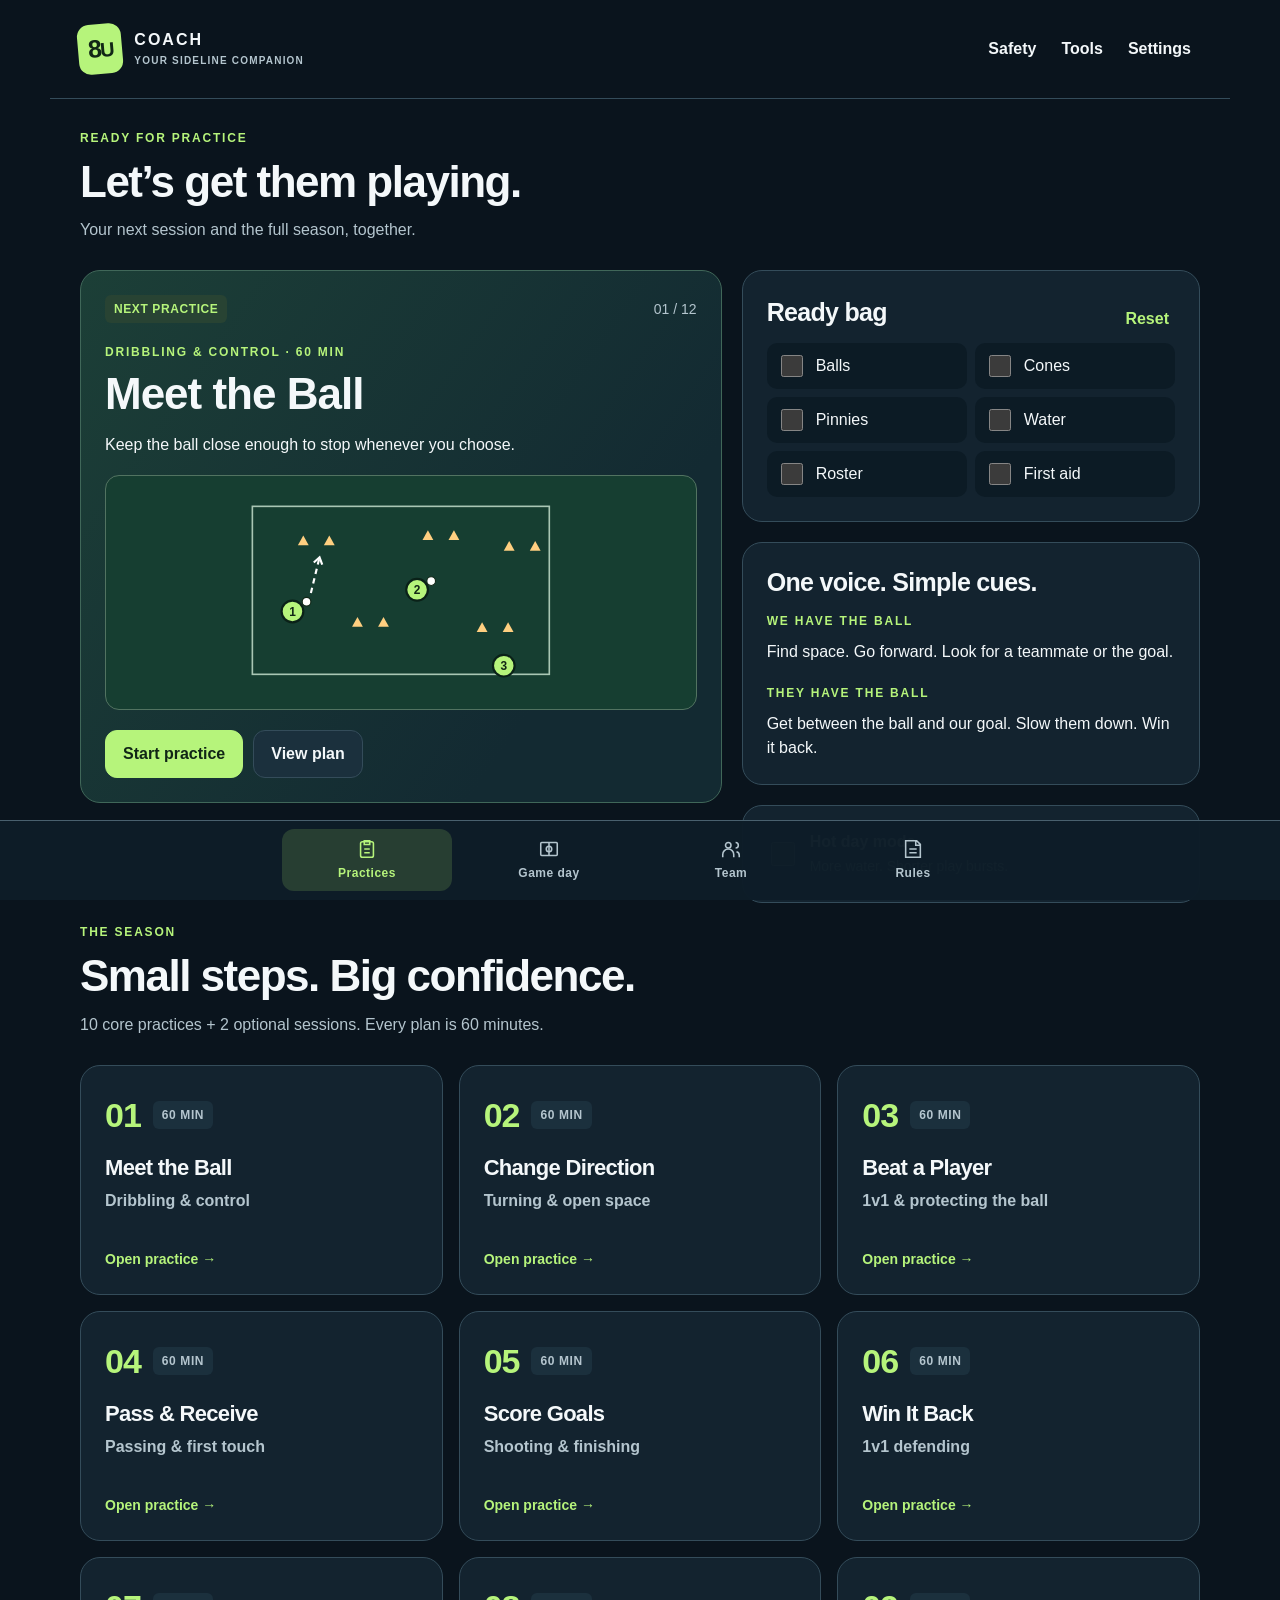
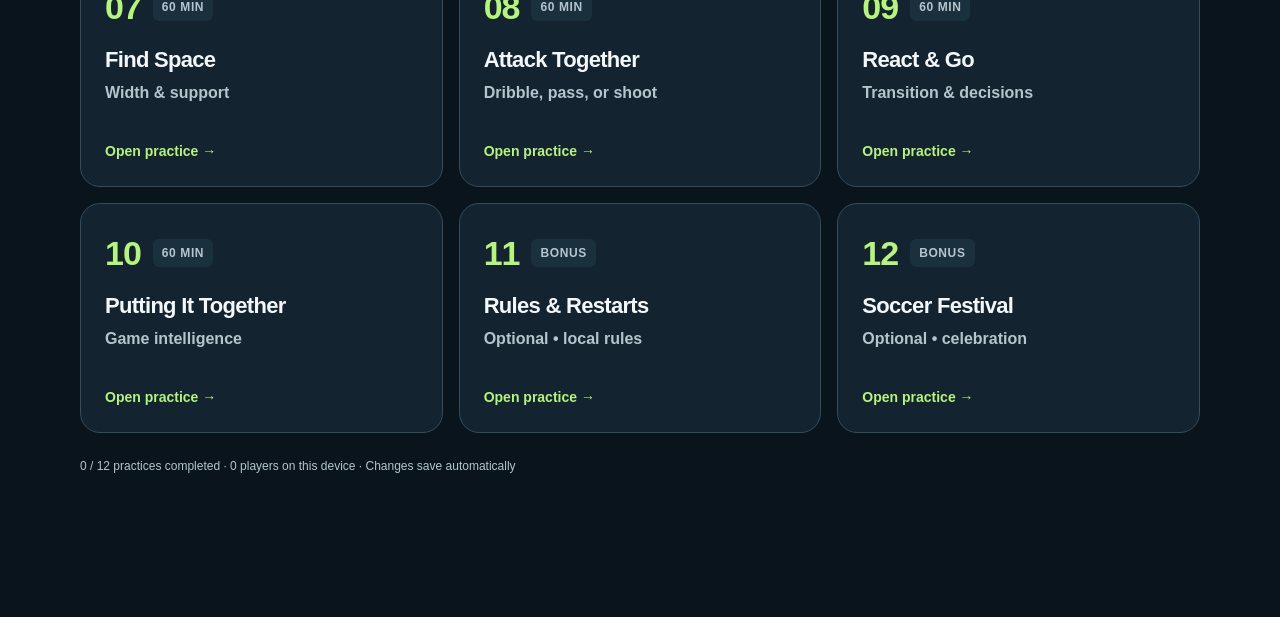
<file: index.html>
<!doctype html>
<html lang="en">
  <head>
    <meta charset="utf-8" />
    <meta
      name="viewport"
      content="width=device-width,initial-scale=1,viewport-fit=cover"
    />
    <meta name="theme-color" content="#101e2a" />
    <meta name="apple-mobile-web-app-capable" content="yes" />
    <meta
      name="apple-mobile-web-app-status-bar-style"
      content="black-translucent"
    />
    <meta
      name="description"
      content="Your pocket practice plan and sideline companion for 8U soccer."
    />
    <title>8U Coach • The sideline, simplified</title>
    <link rel="manifest" href="./manifest.json" />
    <link rel="icon" href="./assets/icon-192.png" />
    <link rel="apple-touch-icon" href="./assets/icon-192.png" />
    <link rel="stylesheet" href="./styles.css" />
  </head>
  <body>
    <a class="skip" href="#main">Skip to coaching</a>
    <header>
      <a href="#practices" class="brand" aria-label="8U Coach home"
        ><b>8<span>U</span></b
        ><span>COACH<small>YOUR SIDELINE COMPANION</small></span></a
      >
      <div class="header-actions">
        <button data-go="safety" class="quiet">Safety</button
        ><button data-go="tools" class="quiet">Tools</button
        ><button data-go="settings" class="quiet">Settings</button>
      </div>
    </header>
    <div id="storage-warning" role="alert" hidden></div>
    <main id="main" tabindex="-1"></main>
    <nav id="nav" aria-label="Main navigation"></nav>
    <div id="toast" role="status" aria-live="polite"></div>
    <dialog id="dialog"></dialog>
    <script src="./data/drills.js"></script>
    <script src="./data/practices.js"></script>
    <script src="./data/rules.js"></script>
    <script src="./data/coaching-cues.js"></script>
    <script src="./app.js"></script>
  </body>
</html>
</file>
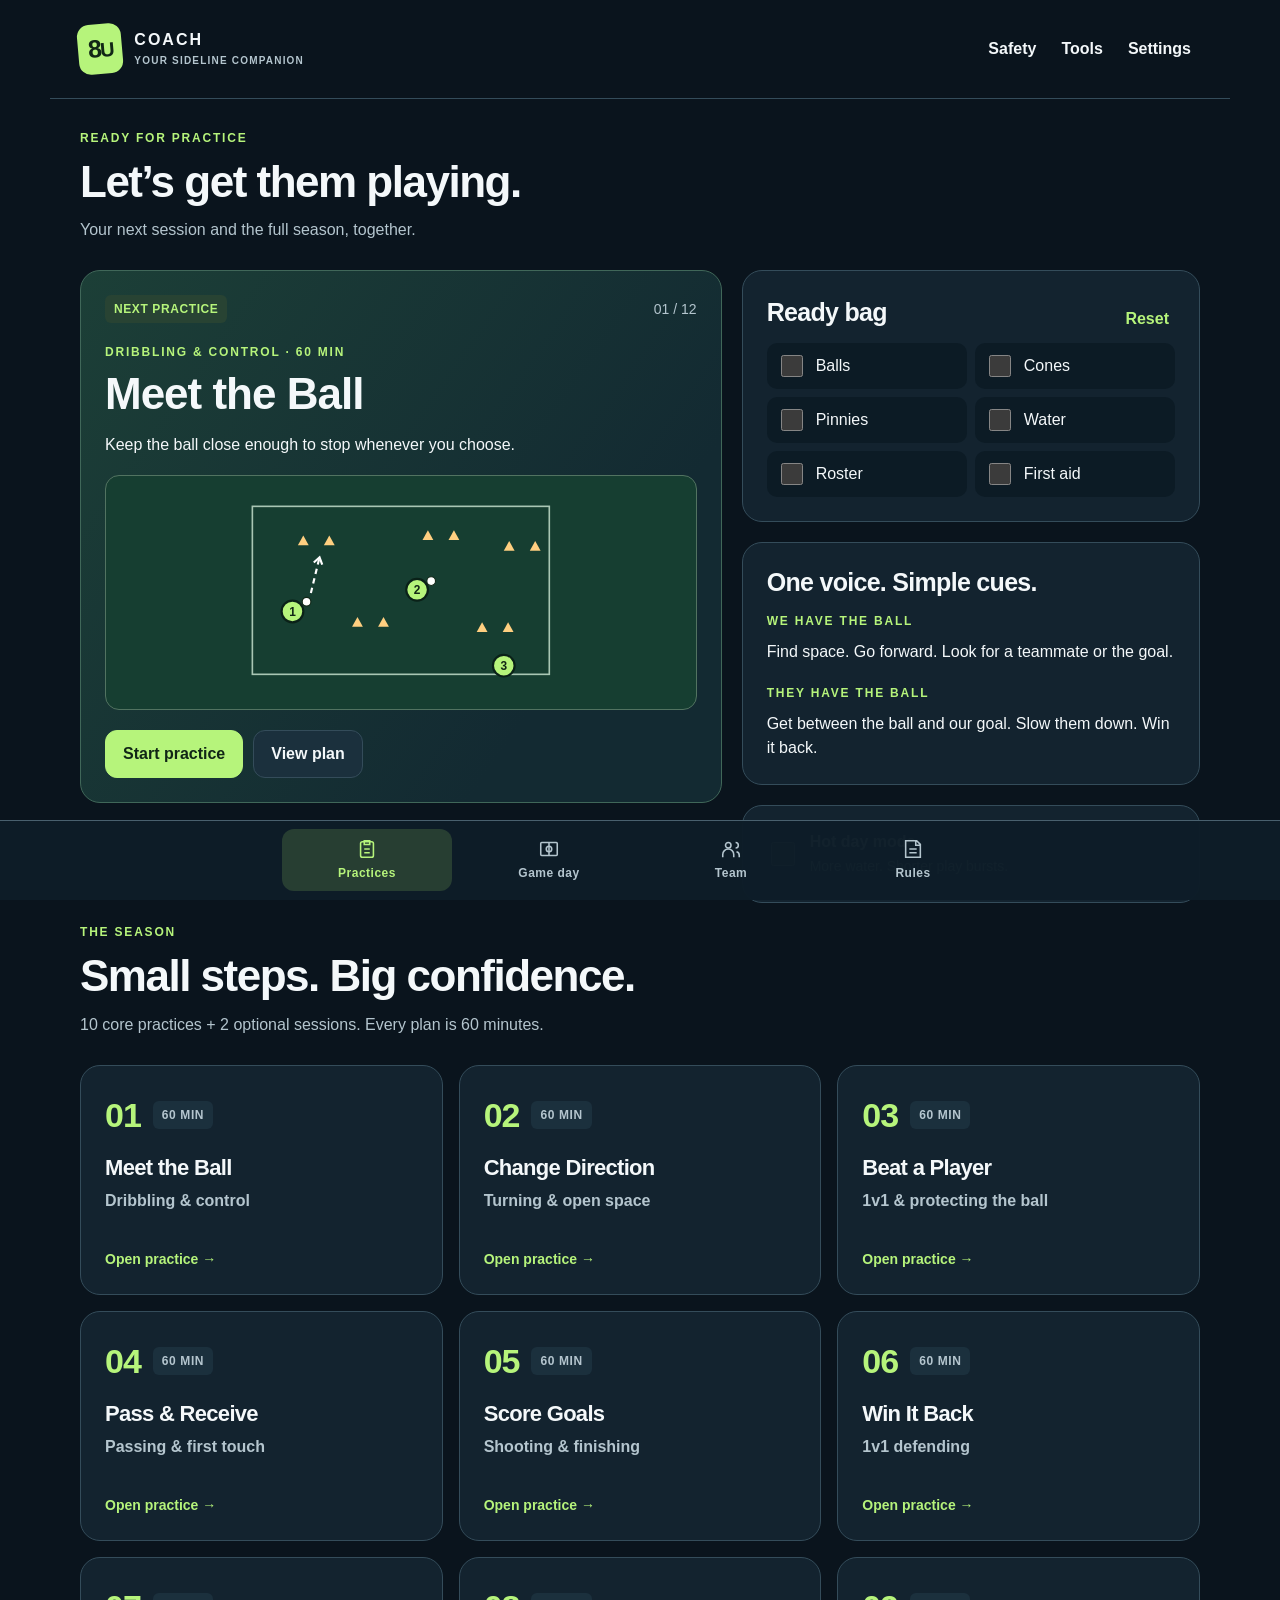
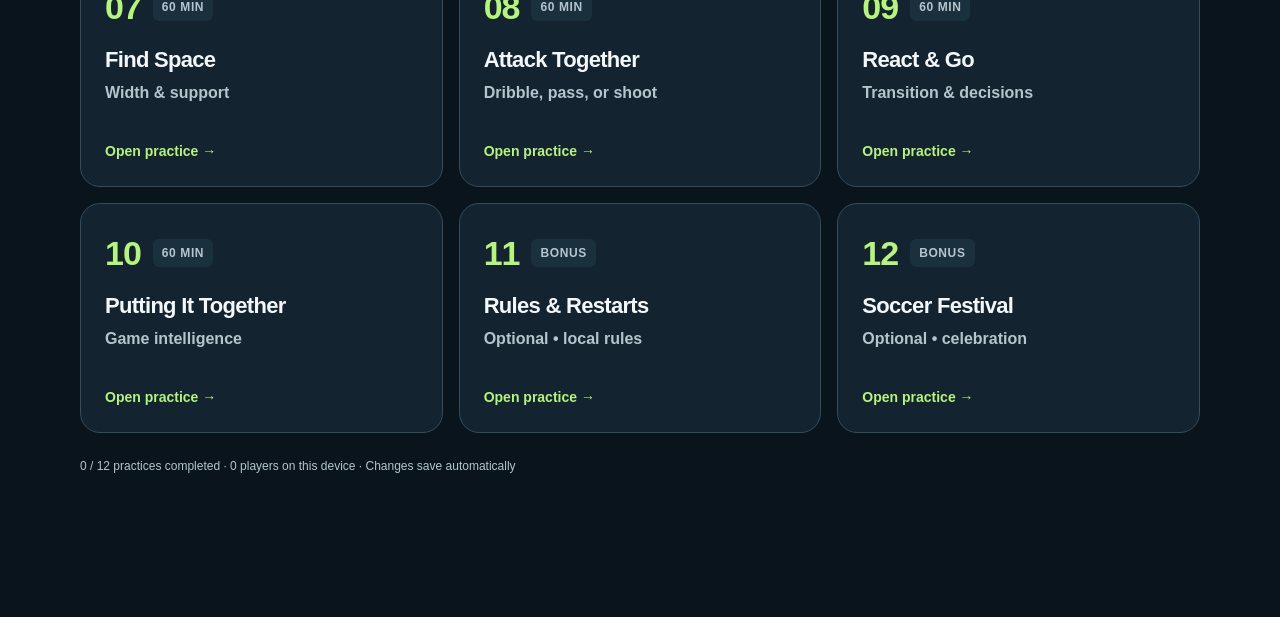
<file: 8U-Coach.html>
<!doctype html>
<html lang="en">
  <head>
    <meta charset="utf-8" />
    <meta
      name="viewport"
      content="width=device-width,initial-scale=1,viewport-fit=cover"
    />
    <meta name="theme-color" content="#101e2a" />
    <meta name="apple-mobile-web-app-capable" content="yes" />
    <meta
      name="apple-mobile-web-app-status-bar-style"
      content="black-translucent"
    />
    <meta
      name="description"
      content="Your pocket practice plan and sideline companion for 8U soccer."
    />
    <title>8U Coach • The sideline, simplified</title>
    
    <link rel="icon" href="[data-uri]" />
    <link rel="apple-touch-icon" href="[data-uri]" />
    <style>:root {
  color-scheme: dark;
  --bg: #0a141d;
  --panel: #13232f;
  --panel2: #1b303d;
  --line: #344c5a;
  --text: #f4f8fa;
  --muted: #b4c5ce;
  --green: #b6f47b;
  --ink: #112616;
  --amber: #ffd485;
  --red: #ffb2ae;
  font-family:
    Inter,
    ui-sans-serif,
    -apple-system,
    BlinkMacSystemFont,
    "Segoe UI",
    sans-serif;
  font-size: 16px;
}
* {
  box-sizing: border-box;
}
body {
  margin: 0;
  background: var(--bg);
  color: var(--text);
  line-height: 1.5;
}
button,
input,
select,
textarea {
  font: inherit;
}
button,
a,
input,
select,
textarea {
  touch-action: manipulation;
}
button,
a {
  -webkit-tap-highlight-color: transparent;
}
button {
  cursor: pointer;
  border: 1px solid var(--line);
  border-radius: 12px;
  background: var(--panel2);
  color: var(--text);
  min-height: 48px;
  padding: 11px 17px;
  font-weight: 650;
}
button:hover {
  border-color: var(--green);
}
button:disabled {
  opacity: 0.4;
  cursor: not-allowed;
}
a {
  color: var(--green);
}
button.primary,
.primary {
  background: var(--green);
  color: var(--ink);
  border-color: var(--green);
}
button.danger {
  color: var(--red);
}
button.quiet {
  background: transparent;
  border-color: transparent;
  padding: 10px;
}
.wide {
  width: 100%;
}
:focus-visible {
  outline: 3px solid var(--amber);
  outline-offset: 4px;
}
header {
  max-width: 1180px;
  margin: auto;
  display: flex;
  align-items: center;
  justify-content: space-between;
  gap: 10px;
  padding: 24px 28px;
  border-bottom: 1px solid var(--line);
}
.brand {
  display: flex;
  align-items: center;
  gap: 12px;
  text-decoration: none;
  color: var(--text);
  font-weight: 850;
  letter-spacing: 2px;
  line-height: 1.1;
}
.brand > b {
  background: var(--green);
  color: var(--ink);
  font-size: 25px;
  letter-spacing: -2px;
  padding: 11px 10px;
  border-radius: 12px;
  transform: rotate(-5deg);
}
.brand > b span {
  font-size: 20px;
}
.brand small {
  font-size: 10px;
  letter-spacing: 1.2px;
  display: block;
  margin-top: 6px;
  color: var(--muted);
}
.header-actions {
  display: flex;
  gap: 3px;
}
main {
  max-width: 1120px;
  margin: 0 auto;
  padding: 30px 0 130px;
}
h1,
h2,
h3,
p {
  margin-top: 0;
}
h1 {
  font-size: clamp(30px, 5vw, 44px);
  letter-spacing: -1.5px;
  line-height: 1.13;
  margin-bottom: 12px;
}
h2 {
  font-size: 25px;
  letter-spacing: -0.7px;
  line-height: 1.2;
  margin-bottom: 15px;
}
h3 {
  font-size: 18px;
  margin-bottom: 8px;
}
.eyebrow {
  text-transform: uppercase;
  letter-spacing: 1.8px;
  font-size: 12px;
  font-weight: 800;
  color: var(--green);
  margin-bottom: 10px;
}
.muted {
  color: var(--muted);
}
.small {
  font-size: 14px;
}
.page-heading {
  display: flex;
  justify-content: space-between;
  align-items: center;
  gap: 20px;
  margin-bottom: 28px;
}
.page-heading p {
  margin: 0;
}
.grid {
  display: grid;
  grid-template-columns: 1.4fr 1fr;
  gap: 20px;
}
.equal {
  grid-template-columns: 1fr 1fr;
}
.stack {
  display: grid;
  gap: 20px;
  align-content: start;
}
.card {
  padding: 24px;
  border: 1px solid var(--line);
  border-radius: 20px;
  background: var(--panel);
  min-width: 0;
}
.card p:last-child {
  margin-bottom: 0;
}
.feature {
  background: linear-gradient(125deg, #1c3f37, #132a32 75%);
  border-color: #406759;
  position: relative;
  overflow: hidden;
}
.feature h2 {
  font-size: clamp(30px, 4vw, 44px);
  line-height: 1.06;
  max-width: 450px;
  letter-spacing: -1px;
}
.feature .pitch {
  max-width: none;
  margin: 18px 0;
  max-height: 235px;
}
.tag {
  display: inline-flex;
  align-items: center;
  font-size: 12px;
  letter-spacing: 0.6px;
  border-radius: 6px;
  padding: 5px 9px;
  background: var(--panel2);
  color: var(--muted);
  font-weight: 750;
}
.tag.green {
  background: #284333;
  color: var(--green);
}
.tag.amber {
  background: #42392a;
  color: var(--amber);
}
.row {
  display: flex;
  align-items: center;
  justify-content: space-between;
  gap: 12px;
}
.wrap {
  flex-wrap: wrap;
}
.gap {
  display: flex;
  gap: 10px;
  flex-wrap: wrap;
}
.space {
  margin-top: 20px;
}
.section-label {
  display: flex;
  justify-content: space-between;
  align-items: center;
  margin: 30px 0 12px;
}
.section-label h2 {
  margin: 0;
  font-size: 21px;
}
.stat {
  font-variant-numeric: tabular-nums;
  font-size: 32px;
  font-weight: 800;
}
.checks {
  display: grid;
  grid-template-columns: 1fr 1fr;
  gap: 8px;
}
.check {
  display: flex;
  align-items: center;
  gap: 10px;
  min-height: 46px;
  padding: 8px 10px;
  background: #0c1b25;
  border-radius: 10px;
}
.check input {
  width: 22px;
  height: 22px;
  accent-color: var(--green);
  flex-shrink: 0;
}
.check:has(input:checked) {
  color: var(--muted);
}
.switch {
  display: flex;
  align-items: center;
  gap: 12px;
}
.switch input {
  width: 24px;
  height: 24px;
  accent-color: var(--green);
}
.notice {
  padding: 14px 18px;
  border-left: 3px solid var(--amber);
  background: #302b22;
  border-radius: 8px;
  color: #ffe5b7;
  font-size: 14px;
  margin: 16px 0;
}
.notice.green {
  border-color: var(--green);
  background: #1c3529;
  color: #d3f9b5;
}
.notice.danger {
  border-color: var(--red);
  background: #3b2527;
  color: #ffdad7;
}
.practice-list {
  display: grid;
  grid-template-columns: repeat(3, 1fr);
  gap: 16px;
}
.practice-card {
  display: flex;
  flex-direction: column;
  min-height: 230px;
  text-align: left;
}
.practice-card p {
  flex: 1;
}
.practice-card .num {
  font-size: 34px;
  font-weight: 800;
  color: var(--green);
  letter-spacing: -1px;
}
.practice-card h2 {
  font-size: 22px;
  margin: 14px 0 8px;
}
.timeline {
  list-style: none;
  padding: 0;
  margin: 0;
}
.timeline > li {
  border-bottom: 1px solid var(--line);
  padding: 16px 0;
}
.timeline > li:last-child {
  border-bottom: 0;
}
.timeline button {
  text-align: left;
  width: 100%;
  display: flex;
  gap: 15px;
  align-items: center;
  background: transparent;
  border: 0;
  padding: 6px;
}
.timeline .minute {
  width: 64px;
  flex-shrink: 0;
  color: var(--green);
  font-size: 14px;
  font-variant-numeric: tabular-nums;
}
.timeline strong {
  display: block;
}
.timeline small {
  color: var(--muted);
  font-size: 14px;
}
.pitch {
  width: 100%;
  display: block;
  background: #163e31;
  border: 1px solid #527361;
  border-radius: 14px;
  max-height: 285px;
}
.legend {
  font-size: 12px;
  color: var(--muted);
  margin: 8px 0 15px;
}
.details-grid {
  display: grid;
  grid-template-columns: 1fr 1fr;
  gap: 20px;
}
.details-grid ol,
.details-grid ul {
  padding-left: 23px;
}
li {
  margin-bottom: 6px;
}
.cue {
  font-size: 23px;
  line-height: 1.3;
  font-weight: 700;
  border-left: 3px solid var(--green);
  padding-left: 17px;
  margin: 20px 0;
}
.role {
  border: 1px solid #6a9651;
  background: #1d342b;
  padding: 16px;
  border-radius: 12px;
}
.role h3 {
  color: var(--green);
}
.role.emphasized {
  border-width: 2px;
}
.accordion {
  border-top: 1px solid var(--line);
  padding: 16px 0;
}
.accordion summary {
  cursor: pointer;
  font-weight: 700;
  min-height: 40px;
}
.accordion p {
  margin-top: 10px;
}
.live {
  max-width: 860px;
  margin: auto;
}
.live-title {
  font-size: 34px;
}
.timer {
  font-size: clamp(64px, 14vw, 112px);
  font-weight: 850;
  letter-spacing: -4px;
  font-variant-numeric: tabular-nums;
  line-height: 1.12;
}
.timer-box {
  text-align: center;
  padding: 24px 0;
}
.timer-box p {
  margin: 10px 0;
}
.controls {
  display: grid;
  grid-template-columns: 1fr 1.4fr 1fr;
  gap: 10px;
}
.progress {
  display: flex;
  gap: 6px;
  margin: 20px 0;
}
.progress span {
  height: 6px;
  background: var(--line);
  flex: 1;
  border-radius: 6px;
}
.progress .done {
  background: #58913e;
}
.progress .current {
  background: var(--green);
}
.subnav {
  display: flex;
  gap: 8px;
  overflow-x: auto;
  padding-bottom: 12px;
  margin-bottom: 14px;
}
.subnav button {
  white-space: nowrap;
  flex-shrink: 0;
}
.subnav button.active {
  background: var(--green);
  color: var(--ink);
}
.player {
  display: flex;
  align-items: center;
  gap: 12px;
  padding: 14px 0;
  border-bottom: 1px solid var(--line);
}
.player:last-child {
  border-bottom: 0;
}
.jersey {
  height: 42px;
  min-width: 42px;
  padding: 9px 5px;
  border-radius: 10px;
  background: #263f4e;
  text-align: center;
  font-weight: 750;
  color: var(--green);
}
.player-info {
  flex: 1;
  min-width: 0;
  overflow-wrap: anywhere;
}
.player-info strong {
  display: block;
}
.player-info small {
  display: block;
  font-size: 12px;
  color: var(--muted);
}
.player .time {
  font-size: 20px;
  font-variant-numeric: tabular-nums;
  font-weight: 750;
}
.player-actions {
  display: flex;
  gap: 6px;
  flex-wrap: wrap;
}
.player select {
  max-width: 115px;
  padding: 8px;
  font-size: 14px;
}
.rules-list {
  margin: 0;
}
.rules-list div {
  display: grid;
  grid-template-columns: 1fr 1.2fr;
  gap: 16px;
  padding: 14px 0;
  border-bottom: 1px solid var(--line);
}
.rules-list dt {
  color: var(--muted);
}
.rules-list dd {
  margin: 0;
  overflow-wrap: anywhere;
}
.unconfirmed {
  color: var(--amber);
  font-size: 12px;
  font-weight: 750;
  letter-spacing: 0.5px;
}
.form-grid {
  display: grid;
  grid-template-columns: 1fr 1fr;
  gap: 16px;
}
label.field {
  display: block;
  font-size: 14px;
  color: var(--muted);
}
label.field input,
label.field select,
label.field textarea {
  display: block;
  margin-top: 7px;
  width: 100%;
}
input:not([type="checkbox"]),
select,
textarea {
  background: #0b1a24;
  color: var(--text);
  border: 1px solid #56707e;
  border-radius: 10px;
  padding: 12px;
  min-height: 48px;
  max-width: 100%;
}
textarea {
  min-height: 100px;
  resize: vertical;
}
.full {
  grid-column: 1/-1;
}
.empty {
  text-align: center;
  padding: 32px 20px;
  color: var(--muted);
}
.empty h2 {
  color: var(--text);
}
.footer-note {
  font-size: 12px;
  color: var(--muted);
  margin-top: 24px;
}
.water {
  background: #193944;
  border-color: #86cee5;
}
.water .timer {
  color: #a5e3f8;
}
.score-bar {
  height: 8px;
  background: #233e4d;
  border-radius: 8px;
  margin-top: 5px;
  overflow: hidden;
}
.score-bar > span {
  display: block;
  height: 100%;
  background: var(--green);
}
nav#nav {
  position: fixed;
  z-index: 5;
  bottom: 0;
  left: 0;
  right: 0;
  background: rgba(14, 29, 40, 0.98);
  border-top: 1px solid #49606e;
  padding: 8px max(14px, env(safe-area-inset-right))
    max(9px, env(safe-area-inset-bottom));
  display: flex;
  justify-content: center;
  gap: 12px;
}
nav button {
  flex: 1;
  max-width: 170px;
  min-height: 62px;
  background: transparent;
  border: 0;
  border-radius: 12px;
  color: var(--muted);
  font-size: 12px;
  letter-spacing: 0.5px;
  padding: 8px 5px;
}
nav button.active {
  background: #273e32;
  color: var(--green);
}
nav svg {
  display: block;
  margin: 0 auto 4px;
  width: 22px;
  height: 22px;
}
body.live-mode header,
body.live-mode nav#nav {
  display: none;
}
body.live-mode main {
  padding-top: max(20px, env(safe-area-inset-top));
  padding-bottom: max(24px, env(safe-area-inset-bottom));
}
#toast {
  position: fixed;
  z-index: 20;
  left: 50%;
  bottom: 100px;
  transform: translateX(-50%);
  max-width: 90vw;
  padding: 12px 20px;
  border-radius: 12px;
  background: var(--green);
  color: var(--ink);
  box-shadow: 0 5px 30px #0008;
  display: none;
}
dialog {
  color: var(--text);
  background: var(--panel);
  border: 1px solid var(--line);
  border-radius: 20px;
  padding: 24px;
  width: min(620px, calc(100% - 24px));
  max-height: 90dvh;
}
dialog::backdrop {
  background: #000b;
}
dialog h2 {
  padding-right: 36px;
}
.dialog-close {
  float: right;
}
.skip {
  position: absolute;
  top: -80px;
}
.skip:focus {
  top: 0;
  background: var(--bg);
  padding: 20px;
  z-index: 30;
}
#storage-warning {
  background: #512b26;
  padding: 12px;
  text-align: center;
}
button.link {
  border: 0;
  background: transparent;
  color: var(--green);
  padding: 0 6px;
}
.screen-only {
  display: block;
}
.on-field-label {
  color: var(--green);
}
.summary-line {
  font-size: 14px;
  color: var(--muted);
  margin: 5px 0 16px;
}
.live .card {
  padding: 20px;
}
@media (min-width: 800px) {
  .live .live-grid {
    display: grid;
    grid-template-columns: 1fr 1fr;
    gap: 20px;
  }
}
@media (max-width: 1180px) {
  main {
    padding: 28px 24px 130px;
  }
}
@media (max-width: 760px) {
  header {
    padding: 17px 18px;
  }
  .brand small {
    display: none;
  }
  .brand {
    font-size: 14px;
    gap: 9px;
  }
  .brand > b {
    font-size: 23px;
  }
  .header-actions .quiet {
    font-size: 12px;
    padding: 10px 6px;
  }
  main {
    padding: 25px 16px 115px;
  }
  .grid,
  .equal,
  .details-grid {
    grid-template-columns: 1fr;
  }
  .card {
    padding: 20px;
    border-radius: 16px;
  }
  .practice-list {
    grid-template-columns: 1fr 1fr;
    gap: 12px;
  }
  .practice-card {
    padding: 16px;
    min-height: 225px;
  }
  .practice-card h2 {
    font-size: 19px;
  }
  .practice-card p {
    font-size: 14px;
  }
  .feature .pitch {
    float: none;
    margin: 18px 0;
    max-width: none;
    max-height: 190px;
  }
  .page-heading {
    align-items: flex-start;
    margin-bottom: 22px;
    gap: 10px;
  }
  .page-heading h1 {
    font-size: 32px;
  }
  .page-heading .tag {
    font-size: 10px;
  }
  .form-grid {
    grid-template-columns: 1fr;
  }
  .checks {
    gap: 6px;
  }
  .live-title {
    font-size: 30px;
  }
  .player-actions button {
    padding: 9px;
  }
  .player {
    flex-wrap: wrap;
  }
  .controls button {
    padding: 12px 8px;
  }
  nav#nav {
    gap: 2px;
  }
  nav button {
    font-size: 12px;
    letter-spacing: 0;
  }
  .rules-list div {
    grid-template-columns: 1fr 1.2fr;
    font-size: 14px;
  }
  .timer {
    letter-spacing: -3px;
  }
}
@media (prefers-reduced-motion: no-preference) {
  button {
    transition:
      background 0.12s,
      border-color 0.12s;
  }
}
@media print {
  header,
  nav,
  .screen-only,
  button,
  #toast {
    display: none !important;
  }
  body {
    background: white;
    color: black;
  }
  main {
    padding: 0;
  }
  .card {
    background: white;
    color: black;
    border: 1px solid #999;
    break-inside: avoid;
  }
  .muted,
  .eyebrow,
  .cue {
    color: black;
  }
  .pitch {
    max-height: 180px;
  }
}
main:focus {
  outline: none;
}
@media (max-width: 760px) {
  .player {
    display: grid;
    grid-template-columns: 42px minmax(0, 1fr) auto;
    gap: 10px 12px;
  }
  .player > .jersey {
    grid-column: 1;
    grid-row: 1;
  }
  .player > .player-info {
    grid-column: 2;
    grid-row: 1;
  }
  .player > .time {
    grid-column: 3;
    grid-row: 1;
  }
  .player > .player-actions {
    grid-column: 2/-1;
    justify-content: flex-end;
  }
  .player-info small {
    font-size: 13px;
  }
  .player-info strong {
    word-break: normal;
  }
  .player-actions select {
    flex: 1;
    max-width: 160px;
  }
}
</style>
  </head>
  <body>
    <a class="skip" href="#main">Skip to coaching</a>
    <header>
      <a href="#practices" class="brand" aria-label="8U Coach home"
        ><b>8<span>U</span></b
        ><span>COACH<small>YOUR SIDELINE COMPANION</small></span></a
      >
      <div class="header-actions">
        <button data-go="safety" class="quiet">Safety</button
        ><button data-go="tools" class="quiet">Tools</button
        ><button data-go="settings" class="quiet">Settings</button>
      </div>
    </header>
    <div id="storage-warning" role="alert" hidden></div>
    <main id="main" tabindex="-1"></main>
    <nav id="nav" aria-label="Main navigation"></nav>
    <div id="toast" role="status" aria-live="polite"></div>
    <dialog id="dialog"></dialog>
    <script>window.SINGLE_FILE=true;</script><script>
window.DRILLS = {
  arrival: {
    id: "arrival",
    name: "Arrival Ball Play",
    kind: "gates",
    grid: "20 × 20 yd",
    players: "Any number; one ball each",
    objective: "Get moving and explore touches with both feet.",
    equipment: "Cones; one ball per player; two colors of pinnies",
    setup: "Mark a square with four cones. Spread players and balls inside.",
    play: [
      "Give every arriving player a ball immediately.",
      "Dribble anywhere; stop the ball with the sole when asked.",
      "Try inside and outside touches with each foot.",
    ],
    cues: ["Little touches.", "Can you stop it anytime?"],
    success: "Players move continuously and keep the ball within reach.",
    mistakes:
      "Big kicks or watching only the ball. Demonstrate three small touches.",
    assistant:
      "Greet arrivals, check equipment, and lay out six gates for the next game.",
    easier: "Walk with the ball.",
    harder: "Look up and name a color while dribbling.",
    low: "Coach joins two or three children.",
    high: "Use two neighboring squares; one coach per square.",
  },
  traffic: {
    id: "traffic",
    name: "Traffic Jam",
    kind: "gates",
    grid: "20 × 20 yd",
    players: "4–12; one ball each",
    objective: "Change direction without bumping into another player.",
    equipment: "Cones; one ball per player; two colors of pinnies",
    setup: "Spread players around the square; leave plenty of space.",
    play: [
      "Everyone dribbles through the square.",
      "At a crowded area, turn toward open grass.",
      "On “garage,” stop with a foot on the ball. Restart quickly.",
    ],
    cues: ["Find an empty road.", "Head up."],
    success: "Players turn before colliding.",
    mistakes: "Running without looking; make the area bigger.",
    assistant:
      "Watch spacing and give a quiet reminder to players looking down.",
    easier: "Walk and turn.",
    harder: "Add a change of speed after every turn.",
    low: "Use a smaller square with the coach moving inside.",
    high: "Split into two squares; avoid crowding.",
  },
  redlight: {
    id: "redlight",
    name: "Red Light / Green Light",
    kind: "cross",
    grid: "20 × 15 yd",
    players: "4–12; one ball each",
    objective: "Start, stop, and control speed with the ball.",
    equipment: "Cones; one ball per player; two colors of pinnies",
    setup:
      "Players spread across one end line. Coach stands beyond the opposite line.",
    play: [
      "Green: dribble toward the coach.",
      "Yellow: tiny slow touches. Red: stop the ball under a foot.",
      "Restart everyone together; nobody is eliminated.",
    ],
    cues: ["Small touches to stop.", "Try your other foot."],
    success: "Ball stays close on each stop.",
    mistakes:
      "Racing with huge touches; reward control rather than first place.",
    assistant:
      "Stand beside the grid and help players stop; prepare the gates.",
    easier: "Walk on green.",
    harder: "Turn and change direction on a blue signal.",
    low: "Coach plays with the group.",
    high: "Run two groups side by side, not in a queue.",
  },
  gates: {
    id: "gates",
    name: "Dribble Through the Gates",
    kind: "gates",
    grid: "20 × 20 yd",
    players: "4–12; one ball each",
    objective: "Control the ball while finding a new target.",
    equipment: "Cones; one ball per player; two colors of pinnies",
    setup: "Scatter six two-yard cone gates with space between them.",
    play: [
      "Dribble through a gate, then find a different one.",
      "Count personal gates in a 45-second round.",
      "Try again with the other foot; celebrate improvement.",
    ],
    cues: ["Look for an open gate.", "Keep it close."],
    success: "Players avoid crowds and use both feet.",
    mistakes: "Repeating one gate or kicking far ahead; ask for a new gate.",
    assistant: "Count touches for a few players and reset knocked cones.",
    easier: "Make gates wider.",
    harder: "Use narrower gates and turn after each one.",
    low: "Use three gates.",
    high: "Duplicate the grid and divide evenly.",
  },
  turns: {
    id: "turns",
    name: "Gates with Turns",
    kind: "gates",
    grid: "20 × 20 yd",
    players: "4–12; one ball each",
    objective: "Turn away from pressure and accelerate into space.",
    equipment: "Cones; one ball per player; two colors of pinnies",
    setup:
      "Place six gates. Briefly demonstrate an inside turn, outside turn, and pullback.",
    play: [
      "Dribble through a gate and turn back through it.",
      "Move toward a different gate after the turn.",
      "Try each kind of turn in short rounds.",
    ],
    cues: ["Turn, then go.", "Find open grass."],
    success: "Players keep the ball within a step during turns.",
    mistakes: "Stopping too long after a turn; encourage two quick steps away.",
    assistant: "Show pullbacks individually and keep the next grid clear.",
    easier: "Use only the inside turn.",
    harder: "Coach walks as gentle pressure; choose a turn to escape.",
    low: "Three gates and coach as gentle pressure.",
    high: "Two mirrored grids.",
  },
  sharks: {
    id: "sharks",
    name: "Sharks & Minnows",
    kind: "cross",
    grid: "25 × 20 yd",
    players: "4–10 per grid",
    objective: "Change speed and direction to escape a defender.",
    equipment: "Cones; one ball per player; two colors of pinnies",
    setup:
      "Mark safe end lines. One defender in the middle; everyone else has a ball at an end.",
    play: [
      "Dribblers cross to the opposite safe line.",
      "Defender tries to knock a ball outside without pushing.",
      "Retrieve a lost ball immediately and rejoin. Change defender every minute.",
    ],
    cues: ["Find the open grass.", "Go when you see space."],
    success: "Players change direction and nobody sits out.",
    mistakes: "Defender kicks wildly; remind them to win only the ball.",
    assistant: "Return stray balls, watch contact, and rotate defenders.",
    easier: "Defender walks.",
    harder: "Add a second defender if players are succeeding.",
    low: "Coach is a gentle shark.",
    high: "Split into two grids; no waiting lines.",
  },
  escape: {
    id: "escape",
    name: "1v1 Escape Game",
    kind: "endzone",
    grid: "12 × 15 yd per pair",
    players: "2 per grid",
    objective: "Protect the ball and escape through an open end.",
    equipment: "Cones; one ball per player; two colors of pinnies",
    setup: "Put a two-yard end zone at each end. Partners start in the middle.",
    play: [
      "Attacker dribbles into either end zone under control.",
      "Defender wins the ball and becomes attacker.",
      "Play 45-second rounds, then switch starting roles.",
    ],
    cues: ["Turn away.", "Change speed."],
    success: "Attacker sees the free end and accelerates.",
    mistakes: "Charging into defender; point out the other end.",
    assistant: "Run adjacent grids and rotate partners.",
    easier: "Defender starts two steps behind.",
    harder: "Narrow the grid.",
    low: "Coach defends gently against one player.",
    high: "Parallel grids with pairs; no long queues.",
  },
  shield: {
    id: "shield",
    name: "Ball Shield",
    kind: "duel",
    grid: "8 × 8 yd per pair",
    players: "Pairs",
    objective: "Keep the body between the opponent and ball safely.",
    equipment:
      "Cones; one ball per player; two colors of pinnies; two small, secured goals (or cone gates)",
    setup:
      "Pairs in separate squares. One ball each pair; defender starts an arm’s length away.",
    play: [
      "Attacker shields for 10 seconds using feet and body position.",
      "Defender tries to touch the ball with a foot.",
      "Swap roles every round. Keep arms down; no pushing or holding.",
    ],
    cues: ["Side on.", "Keep the ball on the far foot."],
    success: "Attacker protects without using arms to block.",
    mistakes: "Leaning or pushing; stop and show safe spacing.",
    assistant: "Watch contact and teach one pair at a time.",
    easier: "Defender shadows without tackling.",
    harder: "Attacker must turn out and dribble away.",
    low: "One pair with coach demonstrating.",
    high: "Several squares with clear gaps between.",
  },
  knockout: {
    id: "knockout",
    name: "Keep Your Ball / Knockout",
    kind: "gates",
    grid: "20 × 20 yd",
    players: "4–10; one ball each",
    objective: "Protect a ball while noticing others.",
    equipment: "Cones; one ball per player; two colors of pinnies",
    setup: "Everyone starts inside with a ball. Mark a small return gate.",
    play: [
      "Dribble and protect your ball.",
      "If close, gently poke another ball out while keeping your own.",
      "If your ball exits, retrieve it and dribble through the return gate immediately. No elimination.",
    ],
    cues: ["Protect yours first.", "Eyes up."],
    success: "Players shield and quickly rejoin.",
    mistakes: "Leaving own ball or hard kicking; slow down and reset.",
    assistant: "Help retrieve balls and keep the return path safe.",
    easier: "Coach is the only ball challenger.",
    harder: "Reduce grid slightly while keeping safe space.",
    low: "Play with coach as challenger.",
    high: "Use two grids of five or six.",
  },
  endzone: {
    id: "endzone",
    name: "1v1 to End Zones",
    kind: "endzone",
    grid: "15 × 12 yd per pair",
    players: "2 per grid",
    objective: "Beat a defender with a controlled dribble.",
    equipment: "Cones; one ball per player; two colors of pinnies",
    setup:
      "Mark a two-yard scoring zone at each end. Partners face each other.",
    play: [
      "Attack the opposite end zone.",
      "Score by stopping the ball in it.",
      "If defender wins the ball, attack the other end. Restart after every score.",
    ],
    cues: ["Take them on.", "Push and go."],
    success: "Players try a move and keep control across the line.",
    mistakes: "Kicking out of reach; score only with control.",
    assistant: "Keep spare balls ready and switch partners after two rounds.",
    easier: "Widen the end zone.",
    harder: "Narrow the scoring zone.",
    low: "One grid, coach joins if odd.",
    high: "Multiple pair grids; equal turns.",
  },
  twogoal: {
    id: "twogoal",
    name: "1v1 to Two Goals",
    kind: "wide",
    grid: "15 × 12 yd",
    players: "2 per grid",
    objective: "Choose an open route past a defender.",
    equipment:
      "Cones; one ball per player; two colors of pinnies; two small, secured goals (or cone gates)",
    setup:
      "Place two small cone goals at the far end. Attacker and defender start at opposite ends.",
    play: [
      "Attacker chooses either goal.",
      "Defender closes one route; attacker can switch.",
      "After a score or ball out, switch roles immediately.",
    ],
    cues: ["Which goal is open?", "Change direction."],
    success: "Attacker notices and attacks the free goal.",
    mistakes: "Always using the same side; ask what they see.",
    assistant: "Feed spare balls and run the adjacent grid.",
    easier: "Defender starts farther away.",
    harder: "Bring the goals closer together.",
    low: "Coach defends softly.",
    high: "Create multiple grids with pairs.",
  },
  goal: {
    id: "goal",
    name: "1v1 to Goal",
    kind: "duel",
    grid: "18 × 12 yd",
    players: "2 per grid",
    objective: "Get past an opponent and shoot accurately.",
    equipment:
      "Cones; one ball per player; two colors of pinnies; two small, secured goals (or cone gates)",
    setup: "A secured small goal at each end; one attacker, one defender.",
    play: [
      "Coach rolls a ball to attacker.",
      "Play toward the far goal; on a turnover, attack the other goal.",
      "Switch starting roles every 45–60 seconds.",
    ],
    cues: ["See the target.", "Be brave."],
    success: "Both players try attacking and defending.",
    mistakes: "Long waiting lines; create more grids.",
    assistant: "Feed balls and keep both players involved.",
    easier: "Defender starts to the side.",
    harder: "Start with defender closer.",
    low: "Coach is defender if needed.",
    high: "Several grids with spare balls at each.",
  },
  partners: {
    id: "partners",
    name: "Partner Passing",
    kind: "passing",
    grid: "12 × 12 yd",
    players: "Pairs, 4–6 yd apart",
    objective: "Pass accurately with the inside of the foot.",
    equipment: "Cones; one ball per player; two colors of pinnies",
    setup:
      "Pairs face each other with one ball. Put cones at each receiving spot.",
    play: [
      "Plant foot beside ball and pass gently to partner.",
      "Receive with a soft touch, then pass back.",
      "Try both feet; widen distance only when successful.",
    ],
    cues: ["Point your plant foot.", "Soft first touch."],
    success: "Passes arrive on the ground within a step of partner.",
    mistakes: "Stiff first touch or toe pokes; model a soft inside-foot touch.",
    assistant: "Help individual pairs and lay out passing gates.",
    easier: "Stand closer.",
    harder: "Receive to one side before passing.",
    low: "Coach pairs with an odd player.",
    high: "Spread pairs with safe passing lanes.",
  },
  passgates: {
    id: "passgates",
    name: "Passing Through Gates",
    kind: "passing",
    grid: "20 × 20 yd",
    players: "Pairs; one ball per pair",
    objective: "Pass accurately to a moving teammate.",
    equipment: "Cones; one ball per player; two colors of pinnies",
    setup:
      "Scatter six two-yard gates. Partners start on opposite sides of a gate.",
    play: [
      "Pass through the gate to partner.",
      "Both move to another empty gate with their ball.",
      "Count successful passes, then try to improve.",
    ],
    cues: ["Look before the pass.", "Meet the ball."],
    success: "Both partners move after a successful pass.",
    mistakes: "Crowding the same gate; find a free gate.",
    assistant: "Reset cones and support pairs who need shorter passes.",
    easier: "Widen gates and shorten distance.",
    harder: "Receive into space before moving to next gate.",
    low: "Three gates for two pairs.",
    high: "Two areas; keep gates uncrowded.",
  },
  passmove: {
    id: "passmove",
    name: "Pass and Move",
    kind: "passing",
    grid: "15 × 15 yd",
    players: "Groups of 3",
    objective: "Move to give the ball carrier an option.",
    equipment: "Cones; one ball per player; two colors of pinnies",
    setup:
      "Three players form a triangle with one ball; use corner cones as starting spots.",
    play: [
      "Pass to either teammate.",
      "After passing, move a few steps to a new open spot.",
      "Receiver looks up and picks the next pass.",
    ],
    cues: ["Pass, then help.", "Show an open lane."],
    success: "Players make new passing angles.",
    mistakes: "Standing behind another player; move until ball is visible.",
    assistant: "Demonstrate an open passing lane and organize trios.",
    easier: "Stay near the starting triangle.",
    harder: "Add a walking defender.",
    low: "Two players pass and move between gates.",
    high: "Multiple trios; one ball in each group.",
  },
  "2v1": {
    id: "2v1",
    name: "2v1: Find a Friend",
    kind: "wide",
    grid: "20 × 15 yd",
    players: "3 per grid",
    objective: "Choose between dribbling and passing.",
    equipment:
      "Cones; one ball per player; two colors of pinnies; two small, secured goals (or cone gates)",
    setup:
      "Two attackers start together; one defender protects two far-end goals.",
    play: [
      "Attackers try to score in either goal.",
      "Ball carrier dribbles into space or passes if defender closes.",
      "Rotate the defender every minute; restart quickly.",
    ],
    cues: ["What do you see?", "Can you help?"],
    success: "Ball carrier makes a choice and partner offers width.",
    mistakes: "Forcing passes; let players dribble if space is open.",
    assistant: "Rotate defender fairly and feed spare balls.",
    easier: "Defender walks.",
    harder: "Bring defender closer to start.",
    low: "Coach is supporting attacker.",
    high: "Parallel groups of three; rotate equally.",
  },
  shootgates: {
    id: "shootgates",
    name: "Shooting Gates",
    kind: "shoot",
    grid: "15 × 15 yd",
    players: "Pairs",
    objective: "Aim a moving ball at a target.",
    equipment:
      "Cones; one ball per player; two colors of pinnies; two small, secured goals (or cone gates)",
    setup:
      "Each pair has a three-yard gate and a ball, about five yards from target.",
    play: [
      "One player gently rolls ball to partner.",
      "Partner takes a touch and shoots through gate.",
      "Collect safely and switch after every shot.",
    ],
    cues: ["Look at the target.", "Accuracy first."],
    success: "Shots travel through gate under control.",
    mistakes: "Power over accuracy; move closer.",
    assistant: "Keep shooting lanes apart; retrieve spare balls.",
    easier: "Stop ball before shooting.",
    harder: "Narrow the gate.",
    low: "Coach rolls the ball.",
    high: "Several gates and clear collection lanes.",
  },
  cone: {
    id: "cone",
    name: "Hit the Cone",
    kind: "shoot",
    grid: "12 × 15 yd",
    players: "Pairs",
    objective: "Develop accurate short-distance finishing.",
    equipment:
      "Cones; one ball per player; two colors of pinnies; two small, secured goals (or cone gates)",
    setup:
      "Each pair has a target cone and starts four yards away. Leave gaps between lanes.",
    play: [
      "Pass or shoot at the cone.",
      "Partner retrieves after ball stops.",
      "Swap roles each attempt and count personal hits.",
    ],
    cues: ["Plant foot beside it.", "Aim low."],
    success: "More balls reach the chosen target.",
    mistakes: "Shooting before lane is clear; wait for partner’s signal.",
    assistant: "Reset targets and ensure safe collection.",
    easier: "Use a wider target of two cones.",
    harder: "Move one yard farther back.",
    low: "Coach retrieves for one player.",
    high: "Add target lanes so no more than two per lane.",
  },
  dribbleshoot: {
    id: "dribbleshoot",
    name: "Dribble and Shoot",
    kind: "shoot",
    grid: "20 × 15 yd",
    players: "Pairs per goal",
    objective: "Finish accurately while moving.",
    equipment:
      "Cones; one ball per player; two colors of pinnies; two small, secured goals (or cone gates)",
    setup:
      "Set two starting cones eight yards from each secured goal with separate lanes.",
    play: [
      "Dribble toward goal and shoot from close range.",
      "Collect your ball from the side.",
      "Partner starts when lane is clear. Change feet and starting side.",
    ],
    cues: ["See the goal.", "Touch, then shoot."],
    success: "Players shoot without a long pause.",
    mistakes: "Dribbling too close to goal; show an optional shooting line.",
    assistant: "Keep balls moving and manage collection paths.",
    easier: "Slow dribble and wide target.",
    harder: "Add a passive defender beside the lane.",
    low: "One goal with coach retrieving.",
    high: "More cone goals; two players maximum per lane.",
  },
  mirror: {
    id: "mirror",
    name: "Mirror Movement",
    kind: "duel",
    grid: "8 × 8 yd",
    players: "Pairs",
    objective: "Slow down and stay balanced when defending.",
    equipment:
      "Cones; one ball per player; two colors of pinnies; two small, secured goals (or cone gates)",
    setup: "Pairs face each other two yards apart; begin without a ball.",
    play: [
      "Leader moves side to side.",
      "Partner mirrors with small balanced steps.",
      "Switch after 20 seconds; add a ball to the leader when ready.",
    ],
    cues: ["Small steps.", "Stay balanced."],
    success: "Defender stays in front without crossing feet wildly.",
    mistakes: "Rushing too close; keep a safe gap.",
    assistant: "Demonstrate body position and time role changes.",
    easier: "Walk only.",
    harder: "Leader dribbles and tries to cross an end line.",
    low: "Coach is leader.",
    high: "Parallel pair squares.",
  },
  treasure: {
    id: "treasure",
    name: "Protect the Treasure",
    kind: "duel",
    grid: "10 × 10 yd",
    players: "Pairs",
    objective: "Get between an attacker and the target.",
    equipment:
      "Cones; one ball per player; two colors of pinnies; two small, secured goals (or cone gates)",
    setup:
      "Put a cone treasure at one end. Defender stands in front, attacker has a ball.",
    play: [
      "Attacker dribbles to touch treasure with the ball.",
      "Defender stays between ball and treasure and tries to win it.",
      "Swap roles every 30–45 seconds.",
    ],
    cues: ["Get goal-side.", "Slow them down."],
    success: "Defender approaches then slows under control.",
    mistakes: "Stabbing at the ball; wait for a loose touch.",
    assistant: "Watch safe challenges and rotate pairs.",
    easier: "Attacker walks.",
    harder: "Add a second treasure target.",
    low: "One pair plus coach.",
    high: "Several grids with safe buffer space.",
  },
  defend: {
    id: "defend",
    name: "1v1 Defending",
    kind: "duel",
    grid: "15 × 12 yd",
    players: "Pairs",
    objective: "Delay attacker and win a loose ball.",
    equipment:
      "Cones; one ball per player; two colors of pinnies; two small, secured goals (or cone gates)",
    setup:
      "Two end goals. Attacker starts with ball; defender begins five yards away.",
    play: [
      "Defender approaches then slows down.",
      "Stay between ball and goal; tackle when ball moves away.",
      "If defender wins it, counter toward opposite goal. Swap starts each minute.",
    ],
    cues: ["Close, slow, stay.", "Win the loose touch."],
    success: "Defender delays instead of diving in.",
    mistakes: "Turning back or stabbing; model side-on balanced stance.",
    assistant: "Observe one defending cue and feed restarts.",
    easier: "Attacker dribbles slowly.",
    harder: "Give attacker more width.",
    low: "Coach attacks at child’s pace.",
    high: "One grid per pair.",
  },
  "2v2": {
    id: "2v2",
    name: "2v2 Game",
    kind: "match",
    grid: "20 × 15 yd",
    players: "4 per grid",
    objective: "Attack and defend together.",
    equipment:
      "Cones; one ball per player; two colors of pinnies; two small, secured goals (or cone gates)",
    setup:
      "Two small secured goals and two teams of two. Place spare balls on touchline.",
    play: [
      "Play short games with quick restarts.",
      "Everyone attacks and everyone defends.",
      "Swap teammates between rounds.",
    ],
    cues: ["Who can help?", "Win it back."],
    success: "Both players support the ball instead of watching.",
    mistakes: "One player always waiting by goal; encourage all to move.",
    assistant: "Manage a second game and restart quickly.",
    easier: "Widen field to create space.",
    harder: "Use two target goals at each end.",
    low: "Play 2v1 with coach rotating.",
    high: "Run parallel games; avoid large bench groups.",
  },
  corners: {
    id: "corners",
    name: "Four Corners",
    kind: "gates",
    grid: "20 × 20 yd",
    players: "4–12; one ball each",
    objective: "Look up and move to empty space.",
    equipment: "Cones; one ball per player; two colors of pinnies",
    setup:
      "Mark a small gate in each corner; start with players spread around the middle.",
    play: [
      "Players dribble to any empty corner.",
      "Turn and choose a different corner.",
      "Try to arrive without following another player.",
    ],
    cues: ["Find empty grass.", "Look before you go."],
    success: "Children spread rather than following a crowd.",
    mistakes: "All choosing one corner; pause for one question.",
    assistant: "Stand near crowded areas and encourage other options.",
    easier: "Make corners larger.",
    harder: "Coach blocks one corner so players adapt.",
    low: "Use three corners.",
    high: "Duplicate the area for more than eight.",
  },
  keepaway: {
    id: "keepaway",
    name: "3v1 Keep Away",
    kind: "passing",
    grid: "12 × 12 yd",
    players: "4 per grid",
    objective: "Make passing lanes with width and depth.",
    equipment: "Cones; one ball per player; two colors of pinnies",
    setup: "Three attackers spread around a square, one defender inside.",
    play: [
      "Attackers pass and move to stay available.",
      "Defender tries to win ball; restart without punishment.",
      "Rotate defender every 45 seconds, not only after mistakes.",
    ],
    cues: ["Can they see you?", "Make an angle."],
    success: "Ball carrier has two visible passing options.",
    mistakes: "Standing behind defender; move to a clear lane.",
    assistant: "Time defender turns and make square larger if needed.",
    easier: "Defender walks.",
    harder: "Make square slightly smaller.",
    low: "2v1 with coach as helper.",
    high: "Groups of four with separate balls.",
  },
  wide: {
    id: "wide",
    name: "2v2 with Wide Gates",
    kind: "wide",
    grid: "22 × 18 yd",
    players: "4 per grid",
    objective: "Spread out to open attacking space.",
    equipment:
      "Cones; one ball per player; two colors of pinnies; two small, secured goals (or cone gates)",
    setup: "Two scoring gates on each end, placed wide. Split into two teams.",
    play: [
      "Score by dribbling through either opponent gate.",
      "Switch attack when ball is won.",
      "Ask players what happens when teammates stand apart.",
    ],
    cues: ["Make the field big.", "See both goals."],
    success: "Attackers offer different routes.",
    mistakes: "Both teammates at ball; suggest one finding open grass.",
    assistant: "Reset gates and quietly track one spacing success.",
    easier: "Make gates wider.",
    harder: "Narrow the gates.",
    low: "2v1 with coach swapping sides.",
    high: "Parallel small games.",
  },
  "3v3": {
    id: "3v3",
    name: "3v3 Game",
    kind: "match",
    grid: "25 × 20 yd",
    players: "6 per grid",
    objective: "Use space and simple teamwork in a game.",
    equipment:
      "Cones; one ball per player; two colors of pinnies; two small, secured goals (or cone gates)",
    setup: "Two small goals; teams of three. Keep balls ready beside field.",
    play: [
      "Play freely with quick restarts.",
      "Change starting positions each round.",
      "Stop only briefly to ask one useful question.",
    ],
    cues: ["Find space.", "Everyone helps."],
    success: "Players try a pass or dribble based on space.",
    mistakes: "Frequent coach interruptions; observe a full round.",
    assistant: "Run restarts and watch players off the ball.",
    easier: "Use wider field.",
    harder: "Add wide scoring gates.",
    low: "Play 2v2 or 2v1.",
    high: "Two simultaneous games; rotate groups.",
  },
  follow: {
    id: "follow",
    name: "Pass and Follow",
    kind: "passing",
    grid: "12 × 12 yd",
    players: "Groups of 3",
    objective: "Follow a pass and find a new supporting angle.",
    equipment: "Cones; one ball per player; two colors of pinnies",
    setup: "Make a triangle, one player at each corner and one ball.",
    play: [
      "Pass to a teammate.",
      "After passing, move toward a new open spot, avoiding the passing lane.",
      "Receiver controls and chooses the next pass.",
    ],
    cues: ["Move after your pass.", "Give an angle."],
    success: "The triangle changes while players stay available.",
    mistakes: "Running into receiver; move to open space instead.",
    assistant: "Help groups maintain spacing and use both feet.",
    easier: "Stay close to cone spots.",
    harder: "Add a gentle walking defender.",
    low: "Pairs pass through gates and move.",
    high: "Several triangles with room between.",
  },
  direction: {
    id: "direction",
    name: "Direction Dribbling",
    kind: "cross",
    grid: "20 × 20 yd",
    players: "Any; one ball each",
    objective: "React quickly to a change of direction.",
    equipment: "Cones; one ball per player; two colors of pinnies",
    setup: "Use different color cones at each side of a square.",
    play: [
      "Everyone dribbles freely.",
      "Coach names a side; turn and dribble toward it.",
      "Before reaching the line, change to a new side.",
    ],
    cues: ["Turn and look.", "Find a free route."],
    success: "Players react while keeping ball close.",
    mistakes: "Big kicks across the square; slow down.",
    assistant: "Call directions occasionally and watch for crowding.",
    easier: "Walk and use two directions.",
    harder: "Show a color instead of calling it.",
    low: "Small area with two players.",
    high: "Two separate squares.",
  },
  "1transition": {
    id: "1transition",
    name: "1v1 Transition",
    kind: "transition",
    grid: "15 × 12 yd",
    players: "Pairs",
    objective: "React when possession changes.",
    equipment:
      "Cones; one ball per player; two colors of pinnies; two small, secured goals (or cone gates)",
    setup: "One goal at each end; one ball shared between two players.",
    play: [
      "Play 1v1 toward opposite goals.",
      "When possession changes, new attacker goes forward immediately.",
      "Other player recovers between ball and goal. Restart after scores.",
    ],
    cues: ["Won it? Go!", "Lost it? Get goal-side."],
    success: "Both players change jobs quickly.",
    mistakes: "Stopping after losing ball; praise quick recovery.",
    assistant: "Keep new balls ready and observe reactions after turnovers.",
    easier: "Coach announces each change.",
    harder: "Allow quick counterattacks without coach cue.",
    low: "Coach plays a gentle opponent.",
    high: "Many parallel pair grids.",
  },
  "2transition": {
    id: "2transition",
    name: "2v2 Transition",
    kind: "transition",
    grid: "22 × 16 yd",
    players: "4 per grid",
    objective: "Change from attack to defense as a team.",
    equipment:
      "Cones; one ball per player; two colors of pinnies; two small, secured goals (or cone gates)",
    setup: "Two goals, two teams of two, spare balls at the side.",
    play: [
      "Play 2v2.",
      "After a turnover, both players change jobs immediately.",
      "Restart quickly; praise the response more than goals.",
    ],
    cues: ["Help right away.", "Win it back."],
    success: "Both teammates react to turnovers.",
    mistakes: "One player stays upfield; ask who can help.",
    assistant: "Feed a spare ball when out and observe nearest player.",
    easier: "Use bigger field.",
    harder: "Smaller field makes decisions faster.",
    low: "Play 2v1 with coach helping.",
    high: "Separate games of four.",
  },
  twogoalgame: {
    id: "twogoalgame",
    name: "Two-Goal Game",
    kind: "wide",
    grid: "25 × 20 yd",
    players: "4–8",
    objective: "Choose a new target after winning possession.",
    equipment:
      "Cones; one ball per player; two colors of pinnies; two small, secured goals (or cone gates)",
    setup: "Two small goals at each end, with a wide gap between.",
    play: [
      "Play 2v2, 3v3, or 4v4.",
      "Score in either opponent goal.",
      "After winning the ball, look up for the free goal.",
    ],
    cues: ["Look forward.", "Where is the space?"],
    success: "Players change the point of attack.",
    mistakes: "Crowding one side; ask about the other goal.",
    assistant: "Keep spare balls ready and reset gates.",
    easier: "Wider goals.",
    harder: "Make one goal temporarily unavailable for a short round.",
    low: "2v1 with coach supporting.",
    high: "Split into two games rather than one big game.",
  },
  match: {
    id: "match",
    name: "Small-Sided Soccer",
    kind: "match",
    grid: "25 × 20 yd for 4v4",
    players: "4–8 per field",
    objective: "Use the weekly skill freely in a real game.",
    equipment:
      "Cones; one ball per player; two colors of pinnies; two small, secured goals (or cone gates)",
    setup:
      "Two secured goals, two even teams, spare balls by touchline. Reduce size for 2v2.",
    play: [
      "Play 2v2, 3v3, or 4v4 based on attendance.",
      "Use confirmed local restarts; allow quick learning retries.",
      "Rotate starting positions and teammates. Keep interruptions brief.",
    ],
    cues: ["What do you see?", "Nice idea. Try again."],
    success: "Everyone touches the ball and makes decisions.",
    mistakes:
      "Rigid positions or constant shouting; let children solve problems.",
    assistant: "Manage restarts, rotate players, and observe the weekly skill.",
    easier: "Widen field or add coach as neutral helper.",
    harder: "Invite use of other foot; do not ban normal play.",
    low: "Play 2v2 or 2v1 with coach.",
    high: "Two fields, one coach per field; short rotations if needed.",
  },
  challenge: {
    id: "challenge",
    name: "Ball Challenge",
    kind: "gates",
    grid: "20 × 20 yd",
    players: "Any; one ball each",
    objective: "Review ball skills with personal goals.",
    equipment: "Cones; one ball per player; two colors of pinnies",
    setup: "Set gates and a clear dribbling loop with cones.",
    play: [
      "Try five sole stops, five turns, then five gates.",
      "Choose a skill you want to improve.",
      "Repeat without racing other players.",
    ],
    cues: ["Try both feet.", "Can you improve your own score?"],
    success: "Players attempt skills willingly.",
    mistakes: "Only using strongest foot; invite one try on the other.",
    assistant: "Help set personal challenges and celebrate improvement.",
    easier: "Choose only two skills.",
    harder: "Combine turn and acceleration at each gate.",
    low: "Coach joins a small group.",
    high: "Duplicate the course to prevent queues.",
  },
  "1tournament": {
    id: "1tournament",
    name: "1v1 Festival Rounds",
    kind: "duel",
    grid: "15 × 12 yd per pair",
    players: "Pairs",
    objective: "Try independent decisions with different opponents.",
    equipment:
      "Cones; one ball per player; two colors of pinnies; two small, secured goals (or cone gates)",
    setup: "Build parallel mini-fields with cone goals. Random pairs begin.",
    play: [
      "Play one-minute 1v1 rounds.",
      "At signal, rotate one player to next field.",
      "Start again with equal turns; no elimination or ranking.",
    ],
    cues: ["Be brave.", "Try something new."],
    success: "All players keep playing after wins and losses.",
    mistakes: "Too much focus on score; praise an idea or effort.",
    assistant: "Time rounds and organize safe partner changes.",
    easier: "Wider scoring gates.",
    harder: "Narrower gates or a turn before attack.",
    low: "One pair changes starting sides.",
    high: "Parallel pair fields; coach joins odd player.",
  },
  "2tournament": {
    id: "2tournament",
    name: "2v2 Festival Rounds",
    kind: "match",
    grid: "20 × 15 yd per four",
    players: "4 per field",
    objective: "Solve game problems with a teammate.",
    equipment:
      "Cones; one ball per player; two colors of pinnies; two small, secured goals (or cone gates)",
    setup: "Set several mini-fields and mixed teams of two.",
    play: [
      "Play two-minute rounds.",
      "Change opponents and rotate partners.",
      "Keep everyone playing with no knockout rounds.",
    ],
    cues: ["Help your friend.", "Play your idea."],
    success: "Different players lead attacks.",
    mistakes: "One child dominates; encourage sharing space and chances.",
    assistant: "Handle round changes and keep balls ready.",
    easier: "Wider field.",
    harder: "Two goals per end.",
    low: "2v1 with rotating defender.",
    high: "Several fields; small groups stay active.",
  },
  restart: {
    id: "restart",
    name: "Restart Discovery",
    kind: "restart",
    grid: "25 × 20 yd",
    players: "4–8",
    objective: "Practice the restarts your league actually uses.",
    equipment: "Cones; one ball per player; two colors of pinnies",
    setup:
      "Use a marked mini-field. Read confirmed kickoff, touchline, goal, corner, free kick, and distance rules below.",
    play: [
      "Demonstrate one confirmed restart in under 30 seconds.",
      "Players take turns restarting while teammates find space.",
      "If a rule is unconfirmed, stop that example and confirm with league. Play a dribbling game meanwhile.",
    ],
    cues: ["Where do we start?", "Give them space."],
    success: "Players locate the ball and opponents correctly.",
    mistakes: "Teaching an assumed rule; use Our League only.",
    assistant:
      "Read the relevant setting, place the ball, and rotate who restarts.",
    easier: "Walk through a restart without opposition.",
    harder: "Add passive opponents at confirmed distance.",
    low: "Coach joins two players.",
    high: "Two fields; repeat only confirmed restarts.",
  },
  restartgame: {
    id: "restartgame",
    name: "Restarts in a Game",
    kind: "restart",
    grid: "25 × 20 yd",
    players: "4–8",
    objective: "Apply confirmed local rules during play.",
    equipment: "Cones; one ball per player; two colors of pinnies",
    setup:
      "Two small goals and clear touchlines. Keep the local restart rules visible.",
    play: [
      "Play a small game.",
      "When ball goes out, ask players to choose the confirmed restart.",
      "Give a quick retry and continue. Rotate the player taking restarts.",
    ],
    cues: ["Whose ball?", "Where can you help?"],
    success: "Players restart with less help.",
    mistakes: "Long lectures; one cue then play.",
    assistant:
      "Check restart distance from settings and keep spare balls ready.",
    easier: "Coach places the ball.",
    harder: "Players set up without a cue.",
    low: "2v2 or coach as neutral helper.",
    high: "Two fields with identical local rules.",
  },
  course: {
    id: "course",
    name: "Skills Course",
    kind: "gates",
    grid: "25 × 20 yd",
    players: "4–12; one ball each",
    objective: "Enjoy combining dribbling, turning, and finishing.",
    equipment: "Cones; one ball per player; two colors of pinnies",
    setup:
      "Make three spaced stations: gates, turning cone, and shooting gate.",
    play: [
      "Start players at different stations.",
      "Dribble through gates, turn around cone, finish through target.",
      "Repeat at your own speed; no queues or elimination.",
    ],
    cues: ["Your own challenge.", "Keep moving."],
    success: "Every child keeps moving and smiling.",
    mistakes: "Bottlenecks at shooting; add extra targets.",
    assistant: "Reset cones and help players find empty stations.",
    easier: "Wider gates, walking pace.",
    harder: "Use other foot through one section.",
    low: "Two stations are enough.",
    high: "Two copies of the circuit.",
  },
  teamchallenge: {
    id: "teamchallenge",
    name: "Team Challenge",
    kind: "passing",
    grid: "20 × 20 yd",
    players: "4–12 in pairs",
    objective: "Finish the season with a shared achievement.",
    equipment: "Cones; one ball per player; two colors of pinnies",
    setup: "Set passing gates. Put pairs at separate gates.",
    play: [
      "Each pair completes a pass then moves to a new gate.",
      "Together count successful passes for one minute.",
      "Repeat to beat the team’s own total; celebrate every contribution.",
    ],
    cues: ["We help each other.", "Try again."],
    success: "Everyone contributes to a shared target.",
    mistakes: "Blaming missed passes; reset and praise effort.",
    assistant: "Count successes and support less confident pairs.",
    easier: "Wider gates and short passes.",
    harder: "Receive into space before next pass.",
    low: "Coach is a partner.",
    high: "Two groups track totals, then combine them.",
  },
  huddle: {
    id: "huddle",
    name: "Water + Team Huddle",
    kind: "huddle",
    grid: "Shaded safe sideline",
    players: "Whole team",
    objective: "Recover, reflect, and leave with one idea.",
    equipment: "Cones; one ball per player; two colors of pinnies",
    setup: "Bring players and their own water bottles to a safe shaded area.",
    play: [
      "Take a water break and check how players feel.",
      "Ask the practice question; let two or three players answer.",
      "Praise effort and give one simple game-day challenge.",
    ],
    cues: ["What did you discover?", "Thanks for trying."],
    success: "Each child leaves encouraged with one thing to try.",
    mistakes: "Long speeches; keep the talk short and let players drink.",
    assistant: "Manage water, collect equipment, and help with safe pickup.",
    easier: "Ask players to show the skill instead of explaining.",
    harder: "Ask where they could use it in a game.",
    low: "Let each player share one thought.",
    high: "Keep the group together; invite brief answers.",
  },
};

</script>
    <script>
window.PRACTICES = [
  {
    id: 1,
    title: "Meet the Ball",
    focus: "Dribbling & control",
    objective: "Keep the ball close enough to stop whenever you choose.",
    question: "Can you keep the ball close enough to stop it anytime?",
    bonus: false,
    activities: [
      {
        drill: "arrival",
        minutes: 5,
      },
      {
        drill: "redlight",
        minutes: 10,
      },
      {
        drill: "gates",
        minutes: 10,
      },
      {
        drill: "twogoal",
        minutes: 13,
      },
      {
        drill: "match",
        minutes: 17,
      },
      {
        drill: "huddle",
        minutes: 5,
      },
    ],
  },
  {
    id: 2,
    title: "Change Direction",
    focus: "Turning & open space",
    objective: "Turn away from pressure, then accelerate into open grass.",
    question: "Can you find the open space?",
    bonus: false,
    activities: [
      {
        drill: "traffic",
        minutes: 5,
      },
      {
        drill: "turns",
        minutes: 10,
      },
      {
        drill: "sharks",
        minutes: 10,
      },
      {
        drill: "escape",
        minutes: 13,
      },
      {
        drill: "match",
        minutes: 17,
      },
      {
        drill: "huddle",
        minutes: 5,
      },
    ],
  },
  {
    id: 3,
    title: "Beat a Player",
    focus: "1v1 & protecting the ball",
    objective: "Protect your ball and try a move to beat an opponent.",
    question: "Can you get past the defender?",
    bonus: false,
    activities: [
      {
        drill: "shield",
        minutes: 5,
        note: "Start with every player dribbling their own ball; introduce partner shielding in the final two minutes.",
      },
      {
        drill: "knockout",
        minutes: 10,
      },
      {
        drill: "endzone",
        minutes: 10,
      },
      {
        drill: "goal",
        minutes: 13,
      },
      {
        drill: "match",
        minutes: 17,
      },
      {
        drill: "huddle",
        minutes: 5,
      },
    ],
  },
  {
    id: 4,
    title: "Pass & Receive",
    focus: "Passing & first touch",
    objective: "Find a teammate, pass accurately, and move to help again.",
    question: "Can you find your teammate?",
    bonus: false,
    activities: [
      {
        drill: "partners",
        minutes: 5,
        note: "Start with a ball each and soft stopping touches; pair up for the final two minutes.",
      },
      {
        drill: "passgates",
        minutes: 10,
      },
      {
        drill: "passmove",
        minutes: 10,
      },
      {
        drill: "2v1",
        minutes: 13,
      },
      {
        drill: "match",
        minutes: 17,
        note: "Celebrate a pass that helps the team. Never require a pass before a goal counts.",
      },
      {
        drill: "huddle",
        minutes: 5,
      },
    ],
  },
  {
    id: 5,
    title: "Score Goals",
    focus: "Shooting & finishing",
    objective: "See the target and finish with accuracy before power.",
    question: "Can you see the goal before you shoot?",
    bonus: false,
    activities: [
      {
        drill: "shootgates",
        minutes: 5,
        note: "Arrival: every player dribbles through a shooting gate with their own ball. Pair shooting starts when everyone arrives.",
      },
      {
        drill: "cone",
        minutes: 10,
      },
      {
        drill: "dribbleshoot",
        minutes: 10,
      },
      {
        drill: "goal",
        minutes: 13,
      },
      {
        drill: "match",
        minutes: 17,
      },
      {
        drill: "huddle",
        minutes: 5,
      },
    ],
  },
  {
    id: 6,
    title: "Win It Back",
    focus: "1v1 defending",
    objective: "Get goal-side, slow down, and win a loose touch.",
    question: "Can you stay between the ball and our goal?",
    bonus: false,
    activities: [
      {
        drill: "mirror",
        minutes: 5,
        note: "Arrival: each child dribbles and mirrors the coach. Introduce pairs only as players arrive.",
      },
      {
        drill: "treasure",
        minutes: 10,
      },
      {
        drill: "defend",
        minutes: 10,
      },
      {
        drill: "2v2",
        minutes: 13,
      },
      {
        drill: "match",
        minutes: 17,
      },
      {
        drill: "huddle",
        minutes: 5,
      },
    ],
  },
  {
    id: 7,
    title: "Find Space",
    focus: "Width & support",
    objective: "Give the player on the ball an open passing option.",
    question: "Can you make the field big?",
    bonus: false,
    activities: [
      {
        drill: "corners",
        minutes: 5,
      },
      {
        drill: "keepaway",
        minutes: 10,
        note: "Rotate the defender every 45 seconds so everyone has the ball often.",
      },
      {
        drill: "wide",
        minutes: 10,
      },
      {
        drill: "3v3",
        minutes: 13,
      },
      {
        drill: "match",
        minutes: 17,
      },
      {
        drill: "huddle",
        minutes: 5,
      },
    ],
  },
  {
    id: 8,
    title: "Attack Together",
    focus: "Dribble, pass, or shoot",
    objective: "Look at the space and choose how to help the attack.",
    question: "What do you see?",
    bonus: false,
    activities: [
      {
        drill: "follow",
        minutes: 5,
        note: "Start with one ball each for free dribbling; introduce passing triangles as players arrive.",
      },
      {
        drill: "2v1",
        minutes: 10,
      },
      {
        drill: "2v2",
        minutes: 10,
      },
      {
        drill: "3v3",
        minutes: 13,
      },
      {
        drill: "match",
        minutes: 17,
      },
      {
        drill: "huddle",
        minutes: 5,
      },
    ],
  },
  {
    id: 9,
    title: "React & Go",
    focus: "Transition & decisions",
    objective: "React together as soon as possession changes.",
    question: "We lost it — what do we do?",
    bonus: false,
    activities: [
      {
        drill: "direction",
        minutes: 5,
      },
      {
        drill: "1transition",
        minutes: 10,
      },
      {
        drill: "2transition",
        minutes: 10,
      },
      {
        drill: "twogoalgame",
        minutes: 13,
      },
      {
        drill: "match",
        minutes: 17,
      },
      {
        drill: "huddle",
        minutes: 5,
      },
    ],
  },
  {
    id: 10,
    title: "Putting It Together",
    focus: "Game intelligence",
    objective:
      "Show what you have learned with very little coach interruption.",
    question: "Which skill helped you today?",
    bonus: false,
    activities: [
      {
        drill: "challenge",
        minutes: 5,
      },
      {
        drill: "1tournament",
        minutes: 10,
      },
      {
        drill: "2tournament",
        minutes: 10,
      },
      {
        drill: "match",
        minutes: 13,
      },
      {
        drill: "match",
        minutes: 17,
        note: "Play freely for 12 minutes, then use five minutes for a shooting challenge at several gates. Everyone stays active.",
      },
      {
        drill: "huddle",
        minutes: 5,
      },
    ],
  },
  {
    id: 11,
    title: "Rules & Restarts",
    focus: "Optional • local rules",
    objective: "Learn the confirmed local restarts through short games.",
    question: "Where do we restart, and who takes it?",
    bonus: true,
    activities: [
      {
        drill: "arrival",
        minutes: 5,
      },
      {
        drill: "restart",
        minutes: 10,
        note: "Focus on confirmed kickoff, touchline, and goal restarts.",
      },
      {
        drill: "restart",
        minutes: 10,
        note: "Focus on confirmed corners, free kicks, and opponent distance.",
      },
      {
        drill: "restartgame",
        minutes: 13,
      },
      {
        drill: "match",
        minutes: 17,
      },
      {
        drill: "huddle",
        minutes: 5,
      },
    ],
  },
  {
    id: 12,
    title: "Soccer Festival",
    focus: "Optional • celebration",
    objective: "Enjoy the game, try new things, and celebrate everyone.",
    question: "What was your favorite moment this season?",
    bonus: true,
    activities: [
      {
        drill: "challenge",
        minutes: 5,
      },
      {
        drill: "1tournament",
        minutes: 10,
      },
      {
        drill: "course",
        minutes: 10,
      },
      {
        drill: "teamchallenge",
        minutes: 13,
      },
      {
        drill: "2tournament",
        minutes: 17,
      },
      {
        drill: "huddle",
        minutes: 5,
      },
    ],
  },
];

</script>
    <script>
window.RULE_FIELDS = [
  ["name", "League / organization", "text"],
  ["players", "Players per side", "number"],
  ["goalkeeper", "Goalkeeper", "yesno"],
  ["ball", "Ball size", "text"],
  ["field", "Field size", "text"],
  ["goal", "Goal size", "text"],
  ["duration", "Total playing minutes", "number"],
  ["periods", "Halves or quarters", "periods"],
  ["subs", "Substitution procedure", "text"],
  ["minimum", "Minimum playing time / requirement", "text"],
  ["touchline", "Touchline restart", "text"],
  ["goalkick", "Goal kick procedure", "text"],
  ["corner", "Corner kick procedure", "text"],
  ["kickoff", "Kickoff procedure", "text"],
  ["freekick", "Free kick type", "text"],
  ["distance", "Opponent restart distance", "text"],
  ["offside", "Offside", "yesno"],
  ["heading", "Heading", "yesno"],
  ["handball", "Handball guidance", "text"],
  ["penalty", "Penalty kicks", "yesno"],
  ["buildout", "Build-out line", "text"],
  ["mercy", "Mercy rule", "text"],
  ["other", "Other local rules", "text"],
];
window.REFERENCE = {
  "Players on field": "6 vs. 6 — confirmed by La Quinta Region 443",
  "Game length": "40 minutes — two 20-minute halves",
  "Team roster": "Approximately 8 players",
  "Playing time": "Every player must play at least three quarters",
  "Bench rotation":
    "No player may sit twice until every player has sat once",
  Ball: "Size 3 — national AYSO 8U baseline",
  Offside: "No — national AYSO 8U baseline",
  Heading: "No deliberate heading — national AYSO 8U baseline",
  "Free kicks":
    "Indirect; opponents approximately 5 yards away — national AYSO 8U baseline",
  Goalkeeper: "Confirm with La Quinta Region 443",
  "Touchline restart": "Confirm throw-in, pass-in, or dribble-in with Region 443",
  "Other restart details": "Confirm with Region 443 before teaching them",
};

window.LA_QUINTA_8U = {
  "Match format": "6 vs. 6",
  "Game length": "40 minutes — two 20-minute halves",
  "Team roster": "Approximately 8 players",
  "Playing time": "Every player must play at least three quarters",
  "Bench rotation":
    "No player may sit out two quarters until every player has sat out one quarter",
  "Injury / early departure":
    "Have the Assistant Referee record it on the game card",
  Equipment: "Shin guards required; soccer cleats or sneakers allowed",
  Practice: "One 60-minute practice each week",
};

</script>
    <script>
window.CUES = {
  attack: [
    "Find space.",
    "Can you go forward?",
    "Dribble if you have space.",
    "Pass if a teammate has better space.",
    "See the goal.",
  ],
  defend: [
    "Get between the ball and our goal.",
    "Slow the attacker down.",
    "Win it back.",
    "Everyone helps defend.",
  ],
  general: [
    "Great effort.",
    "Nice idea.",
    "Try again.",
    "What did you see?",
    "Can you help your teammate?",
  ],
  equipment: [
    "One ball per player (size confirmed with league)",
    "20+ disc cones",
    "Two colors of pinnies",
    "Two small secured goals",
    "Ball pump",
    "First aid kit + cold pack",
    "Water",
    "Clipboard (optional)",
  ],
  arrival: [
    "Goals secure",
    "Field safe",
    "Balls inflated",
    "Cones ready",
    "Pinnies available",
    "First aid ready",
    "Water available",
    "League rules checked",
    "Attendance checked",
    "Rotations ready",
  ],
};
window.SOURCES = [
  ["AYSO • 8U reference rules", "https://wiki.ayso.org/wiki/8U_Official"],
  [
    "U.S. Soccer • U7/U8 age-group guide",
    "https://www.ussoccer.com/us-way/player-development/environment/age-group-guide/u7-u8",
  ],
  [
    "U.S. Soccer • Coaching approach",
    "https://www.ussoccer.com/us-way/player-development/environment/coaching-approach",
  ],
  [
    "U.S. Soccer • Game models",
    "https://www.ussoccer.com/us-way/player-development/game/game-models",
  ],
  [
    "U.S. Soccer • Formations",
    "https://www.ussoccer.com/us-way/player-development/game/formations",
  ],
  [
    "U.S. Soccer • Extreme weather",
    "https://www.ussoccer.com/soccer-forward/resource-hub/managing-extreme-weather-conditions",
  ],
  [
    "U.S. Soccer • Heading initiative",
    "https://www.ussoccer.com/soccer-forward/resource-hub/the-concussion-initiative-and-reducing-heading",
  ],
  [
    "CDC HEADS UP • Concussion response",
    "https://www.cdc.gov/heads-up/response/index.html",
  ],
];

</script>
    <script>
/* 8U Coach — no dependencies, accounts, or network data services. */
(() => {
  "use strict";
  const KEY = "8u-coach-v1";
  const freshGame = () => ({
    running: false,
    period: 1,
    elapsed: 0,
    last: 0,
    field: [],
    stats: {},
    roles: {},
    finished: false,
  });
  const defaults = () => ({
    version: 1,
    hot: false,
    coach: "head",
    currentPractice: 1,
    completed: [],
    checks: {},
    rules: {},
    roster: [],
    game: freshGame(),
    live: null,
    nextGame: { date: "", time: "", opponent: "", location: "" },
    huddle:
      "Play hard. Help your teammates. Find space. When we lose the ball, win it back. Most importantly — have fun.",
  });
  let state = defaults(),
    storageOK = true,
    loadWarning = "";
  try {
    const raw = localStorage.getItem(KEY);
    if (raw) {
      const parsed = JSON.parse(raw);
      if (
        parsed.version !== 1 ||
        !Array.isArray(parsed.roster) ||
        typeof parsed.rules !== "object"
      )
        throw Error("invalid");
      state = { ...state, ...parsed };
    }
  } catch (e) {
    storageOK = false;
    loadWarning =
      "Saved data could not be read. This session is temporary; your previous saved data has not been overwritten.";
  }
  let route = "practices",
    gameTab = state.gameTab || "arrival",
    rulesTab = "ours",
    editingId = null,
    toastTimer,
    dialogReturn = null;
  const $ = (s) => document.querySelector(s),
    esc = (v) =>
      String(v ?? "").replace(
        /[&<>"']/g,
        (c) =>
          ({
            "&": "&amp;",
            "<": "&lt;",
            ">": "&gt;",
            '"': "&quot;",
            "'": "&#39;",
          })[c],
      );
  function save() {
    if (!storageOK) return;
    try {
      localStorage.setItem(KEY, JSON.stringify(state));
    } catch (e) {
      storageOK = false;
      showStorageWarning(
        "Device storage is unavailable or full. Changes in this session may be lost.",
      );
    }
  }
  function showStorageWarning(t) {
    $("#storage-warning").hidden = false;
    $("#storage-warning").textContent = t;
  }
  if (!storageOK) showStorageWarning(loadWarning);
  function toast(t) {
    $("#toast").textContent = t;
    $("#toast").style.display = "block";
    clearTimeout(toastTimer);
    toastTimer = setTimeout(() => ($("#toast").style.display = "none"), 3000);
  }
  const fmt = (s) => {
    s = Math.max(0, Math.ceil(s));
    return `${Math.floor(s / 60)
      .toString()
      .padStart(2, "0")}:${(s % 60).toString().padStart(2, "0")}`;
  };
  const btn = (label, action, cls = "", extra = "") =>
    `<button class="${cls}" data-action="${action}" ${extra}>${label}</button>`;
  const go = (label, to, cls = "") =>
    `<button class="${cls}" data-go="${to}">${label}</button>`;
  const list = (items) =>
    `<ul>${items.map((x) => `<li>${esc(x)}</li>`).join("")}</ul>`;
  const pill = (s, cls = "") => `<span class="tag ${cls}">${esc(s)}</span>`;
  const heading = (eyebrow, title, sub = "", action = "") =>
    `<div class="page-heading"><div><div class="eyebrow">${eyebrow}</div><h1>${title}</h1>${sub ? `<p class="muted">${sub}</p>` : ""}</div>${action}</div>`;
  const rule = (id) =>
    state.rules[id]
      ? esc(state.rules[id])
      : '<span class="unconfirmed">CONFIRM WITH LEAGUE</span>';
  const hotNotice = () =>
    state.hot
      ? '<div class="notice">HOT DAY • Use shorter play bursts, offer extra water and shade, and watch for fatigue. Follow league heat guidance.</div>'
      : "";
  function checkList(items, key) {
    return `<div class="checks">${items.map((t, i) => `<label class="check"><input type="checkbox" data-check="${key}-${i}" ${state.checks[key + "-" + i] ? "checked" : ""}>${esc(t)}</label>`).join("")}</div>`;
  }
  function icons(name) {
    const paths = {
      today: '<path d="m3 10 9-7 9 7v10H3z"/><path d="M9 20v-7h6v7"/>',
      practices:
        '<rect x="5" y="4" width="14" height="17" rx="2"/><path d="M9 3h6v4H9zM9 12h6M9 16h6"/>',
      game: '<rect x="3" y="5" width="18" height="14" rx="1"/><path d="M12 5v14"/><circle cx="12" cy="12" r="3"/>',
      team: '<circle cx="9" cy="8" r="3"/><path d="M3 21v-3a6 6 0 0 1 12 0v3M17 5a3 3 0 0 1 0 6M18 15a4 4 0 0 1 3 4v2"/>',
      rules: '<path d="M4 3h12l4 4v14H4zM15 3v5h5M8 12h8M8 16h8"/>',
    };
    return `<svg viewBox="0 0 24 24" fill="none" stroke="currentColor" stroke-width="1.7" aria-hidden="true">${paths[name]}</svg>`;
  }
  function nav() {
    const active =
      route === "practice" || route === "drill" ? "practices" : route;
    $("#nav").innerHTML = [
      ["practices", "Practices"],
      ["game", "Game day"],
      ["team", "Team"],
      ["rules", "Rules"],
    ]
      .map(
        ([k, n]) =>
          `<button data-go="${k}" class="${active === k ? "active" : ""}" ${active === k ? 'aria-current="page"' : ""}>${icons(k)}${n}</button>`,
      )
      .join("");
  }
  // Functional SVG diagrams. Numbers and shapes distinguish teams without relying on color.
  function pitch(
    kind = "match",
    label = "Practice setup",
    roleNames = null,
    drillId = "",
  ) {
    const player = (x, y, n, opp = false) =>
      `<${opp ? "rect" : "circle"} ${opp ? `x="${x - 10}" y="${y - 10}" width="20" height="20" rx="3"` : `cx="${x}" cy="${y}" r="10"`} fill="${opp ? "#ffcf80" : "#b6f47b"}" stroke="#0a2118" stroke-width="2"/><text x="${x}" y="${y + 4}" text-anchor="middle" font-size="11" font-weight="700" fill="#112616">${n}</text>`;
    const ball = (x, y) =>
      `<circle cx="${x}" cy="${y}" r="4" fill="white" stroke="#112616"/>`;
    const cone = (x, y) => `<path d="M${x} ${y - 5}l-5 9h10z" fill="#ffcf80"/>`;
    const arrow = (x, y, x2, y2) =>
      `<path d="M${x} ${y}L${x2} ${y2}" stroke="white" stroke-width="2" stroke-dasharray="5 4"/><path d="M${x2 - 4} ${y2 + 6}l4-6 4 6" fill="none" stroke="white" stroke-width="2" transform="rotate(${(Math.atan2(y2 - y, x2 - x) * 180) / Math.PI + 90} ${x2} ${y2})"/>`;
    let shapes = "";
    if (["shield", "mirror", "treasure"].includes(drillId)) {
      shapes +=
        player(146, 143, 1) +
        ball(159, 129) +
        player(165, 85, 2, true) +
        arrow(133, 115, 103, 91);
      if (drillId === "treasure") shapes += cone(165, 45);
    } else if (
      ["traffic", "arrival", "knockout", "direction", "corners"].includes(
        drillId,
      )
    ) {
      shapes +=
        player(75, 75, 1) +
        ball(89, 67) +
        player(155, 140, 2) +
        ball(170, 130) +
        player(244, 95, 3) +
        ball(259, 86) +
        arrow(180, 126, 214, 64);
      [
        [28, 28],
        [302, 28],
        [28, 183],
        [302, 183],
      ].forEach(([x, y]) => (shapes += cone(x, y)));
      if (drillId === "corners")
        [
          [45, 40],
          [260, 40],
          [45, 168],
          [260, 168],
        ].forEach(([x, y]) => (shapes += cone(x, y) + cone(x + 22, y)));
      if (drillId === "knockout") shapes += cone(115, 183) + cone(145, 183);
    } else if (["partners", "passgates"].includes(drillId)) {
      shapes +=
        player(70, 105, 1) +
        player(265, 105, 2) +
        ball(87, 104) +
        cone(165, 82) +
        cone(165, 130) +
        arrow(100, 105, 245, 105);
    } else if (drillId === "cone") {
      shapes +=
        player(80, 150, 1) +
        player(245, 150, 2) +
        ball(81, 134) +
        ball(246, 134) +
        cone(80, 50) +
        cone(245, 50) +
        arrow(80, 124, 80, 63) +
        arrow(245, 124, 245, 63);
    } else if (kind === "gates") {
      [
        [75, 60],
        [190, 55],
        [125, 135],
        [240, 140],
        [265, 65],
      ].forEach(([x, y]) => (shapes += cone(x, y) + cone(x + 24, y)));
      shapes +=
        player(65, 125, 1) +
        ball(78, 116) +
        arrow(82, 108, 90, 75) +
        player(180, 105, 2) +
        ball(193, 97) +
        player(260, 175, 3);
    } else if (kind === "passing") {
      shapes +=
        player(70, 150, 1) +
        player(165, 48, 2) +
        player(265, 150, 3) +
        ball(85, 137) +
        arrow(91, 128, 150, 66) +
        arrow(182, 63, 249, 133) +
        cone(153, 92) +
        cone(174, 104);
      if (drillId === "keepaway") shapes += player(165, 111, "D", true);
    } else if (kind === "cross") {
      shapes +=
        '<path d="M28 52h274M28 159h274" stroke="#a9c6b4" stroke-dasharray="6 5"/>';
      shapes +=
        player(65, 175, 1) +
        ball(80, 164) +
        arrow(80, 145, 82, 75) +
        player(161, 175, 2) +
        ball(174, 166) +
        player(253, 175, 3) +
        (drillId === "redlight"
          ? player(176, 40, "C", true)
          : player(176, 101, "D", true));
    } else if (kind === "huddle") {
      shapes +=
        player(100, 90, 1) +
        player(160, 60, 2) +
        player(225, 90, 3) +
        player(125, 147, 4) +
        player(202, 147, 5) +
        player(164, 107, "C", true);
    } else if (kind === "diamond") {
      shapes +=
        '<path d="M165 40 65 105 165 172 265 105Z" fill="none" stroke="#82a78e" stroke-dasharray="5 5"/>';
      [
        [165, 40, "Front"],
        [65, 105, "Left"],
        [265, 105, "Right"],
        [165, 172, "Back"],
      ].forEach(([x, y, n], i) => {
        shapes +=
          player(x, y, i + 1) +
          `<text x="${x}" y="${y + 25}" text-anchor="middle" fill="white" font-size="12">${esc(roleNames?.[i] || n)}</text>`;
      });
    } else if (["duel", "endzone"].includes(kind)) {
      shapes +=
        kind === "endzone"
          ? '<path d="M28 57h274M28 155h274" stroke="#a9c6b4" stroke-dasharray="6 5"/>'
          : '<rect x="140" y="15" width="50" height="12" fill="none" stroke="white"/><rect x="140" y="183" width="50" height="12" fill="none" stroke="white"/>';
      shapes +=
        player(155, 147, 1) +
        ball(169, 132) +
        player(178, 88, 2, true) +
        arrow(128, 132, 109, 62);
    } else if (kind === "shoot") {
      shapes +=
        '<rect x="120" y="16" width="90" height="12" fill="none" stroke="white"/>';
      shapes +=
        player(112, 150, 1) +
        ball(125, 136) +
        arrow(133, 122, 162, 40) +
        player(242, 151, 2) +
        cone(74, 167) +
        cone(260, 167);
    } else if (kind === "wide") {
      [
        [55, 20],
        [231, 20],
        [55, 184],
        [231, 184],
      ].forEach(
        ([x, y]) =>
          (shapes += `<rect x="${x}" y="${y}" width="44" height="9" fill="none" stroke="white"/>`),
      );
      shapes +=
        player(82, 140, 1) +
        ball(90, 124) +
        (drillId === "twogoal" ? "" : player(232, 136, 2)) +
        player(157, 74, 3, true) +
        (["wide", "twogoalgame"].includes(drillId)
          ? player(241, 72, 4, true)
          : "") +
        arrow(97, 110, 90, 43);
    } else {
      shapes +=
        '<path d="M28 105h274" stroke="#82a78e"/><circle cx="165" cy="105" r="28" fill="none" stroke="#82a78e"/><rect x="140" y="15" width="50" height="12" fill="none" stroke="white"/><rect x="140" y="183" width="50" height="12" fill="none" stroke="white"/>';
      shapes +=
        player(80, 146, 1) +
        player(234, 132, 2) +
        (["2v2", "2tournament", "2transition"].includes(drillId)
          ? ""
          : player(164, 165, 3)) +
        ball(93, 131) +
        player(101, 65, 4, true) +
        player(237, 65, 5, true) +
        (["2v2", "2tournament", "2transition"].includes(drillId)
          ? ""
          : player(166, 45, 6, true)) +
        arrow(106, 122, 122, 88);
      if (kind === "restart")
        shapes += cone(30, 30) + ball(36, 43) + arrow(39, 48, 85, 72);
    }
    return `<svg class="pitch" viewBox="0 0 330 215" role="img" aria-label="${esc(label)}"><title>${esc(label)}</title><rect x="28" y="28" width="274" height="155" fill="none" stroke="#a9c6b4" stroke-width="1.5"/>${shapes}</svg>`;
  }
  const legend =
    '<p class="legend">● Player · ■ Opponent · △ Cone · small white dot: ball · dashed arrow: movement · outlined box: goal. Layout is schematic.</p>';
  function today() {
    const p =
      PRACTICES.find((x) => x.id === state.currentPractice) || PRACTICES[0];
    return (
      heading(
        "READY FOR THE FIELD",
        "Let’s get them playing.",
        "Your next session, ready to run.",
        pill(
          state.coach === "head" ? "HEAD COACH" : "ASSISTANT COACH",
          "green",
        ),
      ) +
      `<div class="grid"><div class="stack"><section class="card feature"><div class="row">${pill("NEXT PRACTICE", "green")}<span class="small muted">${String(p.id).padStart(2, "0")} / 12</span></div><div class="space"><div class="eyebrow">${esc(p.focus)} · 60 MIN</div><h2>${esc(p.title)}</h2><p>${esc(p.objective)}</p></div>${pitch("gates", "Dribbling through cone gates")}<div class="gap space">${btn(state.live ? "Resume practice" : "Start practice", state.live ? "resumeLive" : "startPractice", "primary", `data-id="${p.id}"`)}${go("View plan", `practice/${p.id}`)}</div></section><section class="card"><div class="row"><h2>Ready bag</h2>${btn("Reset", "resetChecks", "link", 'data-key="bag"')}</div>${checkList(["Balls", "Cones", "Pinnies", "Water", "Roster", "First aid"], "bag")}</section></div><div class="stack"><section class="card"><div class="row"><div class="eyebrow">NEXT GAME</div>${btn("Edit", "editGame", "link")}</div><h2>${esc(state.nextGame.opponent || "Game day starts here")}</h2><p class="muted">${state.nextGame.date ? esc(formatDate(state.nextGame.date)) : "Add your next game"}${state.nextGame.time ? " · " + esc(state.nextGame.time) : ""}<br>${esc(state.nextGame.location || "Date, time, and field all in one place.")}</p>${go("Open game day", "game", "wide")}</section><section class="card"><h2>One voice. Simple cues.</h2><div class="eyebrow">WE HAVE THE BALL</div><p>Find space. Go forward. Look for a teammate or the goal.</p><div class="eyebrow space">THEY HAVE THE BALL</div><p>Get between the ball and our goal. Slow them down. Win it back.</p></section><section class="card"><label class="switch"><input type="checkbox" id="hot" ${state.hot ? "checked" : ""}><span><strong>Hot day mode</strong><br><span class="muted small">More water. Shorter play bursts.</span></span></label>${hotNotice()}</section></div></div><p class="footer-note">${state.completed.length} / 12 practices completed · ${state.roster.length} players on this device · ${storageOK ? "Changes save automatically" : "Temporary session"}</p>`
    );
  }
  function formatDate(d) {
    return new Date(d + "T12:00:00").toLocaleDateString(undefined, {
      weekday: "short",
      month: "short",
      day: "numeric",
    });
  }
  function practices() {
    const p =
      PRACTICES.find((x) => x.id === state.currentPractice) || PRACTICES[0];
    return (
      heading(
        "READY FOR PRACTICE",
        "Let’s get them playing.",
        "Your next session and the full season, together.",
      ) +
      `<div class="grid"><div class="stack"><section class="card feature"><div class="row">${pill("NEXT PRACTICE", "green")}<span class="small muted">${String(p.id).padStart(2, "0")} / 12</span></div><div class="space"><div class="eyebrow">${esc(p.focus)} · 60 MIN</div><h2>${esc(p.title)}</h2><p>${esc(p.objective)}</p></div>${pitch("gates", "Dribbling through cone gates")}<div class="gap space">${btn(state.live ? "Resume practice" : "Start practice", state.live ? "resumeLive" : "startPractice", "primary", `data-id="${p.id}"`)}${go("View plan", `practice/${p.id}`)}</div></section></div><div class="stack"><section class="card"><div class="row"><h2>Ready bag</h2>${btn("Reset", "resetChecks", "link", 'data-key="bag"')}</div>${checkList(["Balls", "Cones", "Pinnies", "Water", "Roster", "First aid"], "bag")}</section><section class="card"><h2>One voice. Simple cues.</h2><div class="eyebrow">WE HAVE THE BALL</div><p>Find space. Go forward. Look for a teammate or the goal.</p><div class="eyebrow space">THEY HAVE THE BALL</div><p>Get between the ball and our goal. Slow them down. Win it back.</p></section><section class="card"><label class="switch"><input type="checkbox" id="hot" ${state.hot ? "checked" : ""}><span><strong>Hot day mode</strong><br><span class="muted small">More water. Shorter play bursts.</span></span></label>${hotNotice()}</section></div></div><div class="space">${heading("THE SEASON", "Small steps. Big confidence.", "10 core practices + 2 optional sessions. Every plan is 60 minutes.")}<div class="practice-list">${PRACTICES.map((plan) => `<button class="card practice-card" data-go="practice/${plan.id}"><div class="row"><span class="num">${String(plan.id).padStart(2, "0")}</span>${pill(state.completed.includes(plan.id) ? "COMPLETE" : plan.bonus ? "BONUS" : "60 MIN", state.completed.includes(plan.id) ? "green" : "")}</div><h2>${esc(plan.title)}</h2><p class="muted">${esc(plan.focus)}</p><span class="small" style="color:var(--green)">Open practice →</span></button>`).join("")}</div></div><p class="footer-note">${state.completed.length} / 12 practices completed · ${state.roster.length} players on this device · ${storageOK ? "Changes save automatically" : "Temporary session"}</p>`
    );
  }
  function practice(id) {
    const p = PRACTICES.find((x) => x.id === id) || PRACTICES[0];
    let min = 0;
    return (
      heading(
        `PRACTICE ${String(p.id).padStart(2, "0")} · 60 MIN`,
        esc(p.title),
        esc(p.objective),
        go("All plans", "practices"),
      ) +
      `<div class="grid"><section class="card"><div class="row"><h2>The session</h2>${pill(p.bonus ? "OPTIONAL" : "CORE PLAN", "green")}</div><ol class="timeline">${p.activities
        .map((a, i) => {
          const start = min;
          min += a.minutes;
          return `<li><button data-go="drill/${p.id}/${i}"><span class="minute">${start}–${min}<br>min</span><span><strong>${esc(DRILLS[a.drill].name)}</strong><small>${a.minutes} minutes · Setup & coaching →</small></span></button></li>`;
        })
        .join(
          "",
        )}</ol></section><aside class="stack"><section class="card feature"><div class="eyebrow">ONE QUESTION TO KEEP</div><p class="cue">“${esc(p.question)}”</p><p class="muted">Fun, ball contact, and decisions. Keep explanations short and let them play.</p>${btn("Start this practice", "startPractice", "primary wide", `data-id="${p.id}"`)}<div class="gap space">${btn("Set as next practice", "setNext", "", `data-id="${p.id}"`)}${btn(state.completed.includes(p.id) ? "Mark incomplete" : "Mark complete", "toggleComplete", "", `data-id="${p.id}"`)}</div></section><section class="card"><h3>Two coaches, one plan</h3><p><strong>Head:</strong> demonstrate briefly, ask one question, observe.</p><p><strong>Assistant:</strong> organize players, set up the next grid, keep balls and water ready.</p></section>${hotNotice()}</aside></div>`
    );
  }
  function restartRules() {
    return `<div class="notice">Use confirmed local rules. Do not run an unconfirmed restart example.</div><dl class="rules-list">${["kickoff", "touchline", "goalkick", "corner", "freekick", "distance"].map((k) => `<div><dt>${esc(RULE_FIELDS.find((f) => f[0] === k)[1])}</dt><dd>${rule(k)}</dd></div>`).join("")}</dl>${go("Confirm league rules", "league", "space")}`;
  }
  function roleCard(d) {
    return `<section class="role ${state.coach === "assistant" ? "emphasized" : ""}"><h3>Assistant coach</h3><p>${esc(d.assistant)}</p></section>`;
  }
  function drillDetail(pid, index) {
    const p = PRACTICES.find((x) => x.id === pid) || PRACTICES[0],
      a = p.activities[index] || p.activities[0],
      d = DRILLS[a.drill];
    return (
      heading(
        `PRACTICE ${p.id} · ACTIVITY ${index + 1} / 6`,
        esc(d.name),
        `${a.minutes} minutes · ${esc(d.players)}`,
        go("Back to plan", `practice/${p.id}`),
      ) +
      `<div class="grid"><div class="stack"><section class="card">${pitch(d.kind, d.name + " setup", null, d.id)}${legend}<p><strong>Area:</strong> ${esc(d.grid)} <span class="muted small">(adjust for space and ability)</span></p><p><strong>Equipment:</strong> ${esc(d.equipment)}</p><h3>Set up</h3><p>${esc(d.setup)}</p></section><section class="card"><h2>How to play</h2>${a.note ? `<div class="notice green">${esc(a.note)}</div>` : ""}<ol>${d.play.map((x) => `<li>${esc(x)}</li>`).join("")}</ol>${d.kind === "restart" ? restartRules() : ""}</section></div><div class="stack"><section class="card"><div class="eyebrow">THE GOAL</div><p>${esc(d.objective)}</p><p class="cue">${d.cues.map(esc).join("<br>")}</p><h3>Success looks like</h3><p>${esc(d.success)}</p><h3>Watch for</h3><p class="muted">${esc(d.mistakes)}</p></section>${roleCard(d)}<section class="card"><h2>Adjust on the field</h2>${[
        ["Make it easier", d.easier],
        ["Make it harder", d.harder],
        ["Fewer players", d.low],
        ["More players", d.high],
      ]
        .map(
          ([t, v]) =>
            `<details class="accordion"><summary>${t}</summary><p>${esc(v)}</p></details>`,
        )
        .join("")}</section></div></div>`
    );
  }
  function remaining(l = state.live) {
    return l.running
      ? Math.max(0, (l.deadline - Date.now()) / 1000)
      : l.remaining;
  }
  function settleLive() {
    const l = state.live;
    if (!l) return;
    if (l.running && remaining(l) <= 0) {
      l.running = false;
      l.remaining = 0;
      save();
      if (route === "live") render();
    }
  }
  function live() {
    const l = state.live;
    if (!l)
      return `<div class="empty"><h1>Pick a practice to begin.</h1>${go("Browse practices", "practices", "primary")}</div>`;
    const p = PRACTICES[l.practice - 1],
      a = p.activities[l.index],
      d = DRILLS[a.drill];
    return `<div class="live"><div class="row"><div class="eyebrow">PRACTICE ${p.id} · ${esc(p.title)}</div>${go("Exit live", "today")}</div><div class="progress" aria-label="Activity ${l.index + 1} of 6">${p.activities.map((a, i) => `<span class="${i < l.index ? "done" : i === l.index ? "current" : ""}"></span>`).join("")}</div>${l.water ? `<section class="card water"><div class="eyebrow">WATER BREAK · ACTIVITY PAUSED</div><h1>Drink. Shade. Check in.</h1><div class="timer" id="water-clock">${fmt((l.water.end - Date.now()) / 1000)}</div><p>The break ends when you choose. Check everyone is ready.</p>${btn("Resume activity", "waterEnd", "primary wide")}</section>` : `<div class="row"><h1 class="live-title">${esc(d.name)}</h1>${pill(l.index + 1 + " / 6", "green")}</div><div class="timer-box"><div class="timer" id="practice-clock">${fmt(remaining())}</div><p id="practice-status" class="muted">${l.running ? "Activity running" : remaining() === 0 ? "Time is up — choose Next when ready" : "Paused"}</p><span class="small muted">Plan remaining <strong id="plan-clock">${fmt(planRemaining())}</strong> · extra breaks extend the session</span></div><div class="controls">${btn("Previous", "previous", "", l.index === 0 ? "disabled" : "")}${btn(l.running ? "Pause" : "Resume", "pause", "primary")}${btn(l.index === 5 ? "Finish" : "Next", "next")}</div><div class="controls space">${btn("+1 min", "addMinute")}${btn("Water", "water", "water")}${btn("Skip", "skip")}</div>${hotNotice()}<div class="live-grid space"><section class="card">${state.coach === "assistant" ? roleCard(d) : `<div class="eyebrow">HEAD COACH CUES</div><p class="cue">${d.cues.map(esc).join("<br>")}</p>`}<p class="small space"><strong>Equipment:</strong> ${esc(d.equipment)}</p>${a.note ? `<p class="small">${esc(a.note)}</p>` : ""}<p class="small">${esc(state.coach === "assistant" ? d.setup : d.play[0])}</p>${btn("Full activity instructions", "liveDetail", "wide")}</section><section class="card">${pitch(d.kind, d.name + " live setup", null, d.id)}<p class="small muted space">${esc(d.grid)}</p>${state.coach === "assistant" ? `<p class="small"><strong>Head coach:</strong> ${esc(d.cues[0])}</p>` : roleCard(d)}</section></div><p class="small muted space">NEXT: ${l.index < 5 ? esc(DRILLS[p.activities[l.index + 1].drill].name) : "Celebrate effort. Practice complete."}</p>`}</div>`;
  }
  function planRemaining() {
    const l = state.live;
    return (
      remaining() +
      PRACTICES[l.practice - 1].activities
        .slice(l.index + 1)
        .reduce((sum, a) => sum + a.minutes * 60, 0)
    );
  }
  function startPractice(id) {
    if (state.live) {
      confirmDialog(
        "Replace the saved practice?",
        "Your current practice progress will be replaced. Completed practices stay saved.",
        () => initPractice(id),
      );
      return;
    }
    initPractice(id);
  }
  function initPractice(id) {
    if (state.game.running) {
      toast("Pause the game clock before starting practice.");
      return;
    }
    const p = PRACTICES[id - 1];
    state.currentPractice = id;
    state.live = {
      practice: id,
      index: 0,
      running: true,
      remaining: p.activities[0].minutes * 60,
      deadline: Date.now() + p.activities[0].minutes * 60000,
      water: null,
    };
    save();
    navigate("live");
  }
  function stepPractice(dir) {
    const l = state.live;
    if (!l || l.water) return;
    if (l.index + dir > 5) {
      confirmDialog(
        "Finish this practice?",
        "Mark the practice complete and clear the live timer.",
        () => {
          if (!state.completed.includes(l.practice))
            state.completed.push(l.practice);
          state.currentPractice = Math.min(12, l.practice + 1);
          state.live = null;
          save();
          navigate("practices");
          toast("Practice complete. Great work, coach.");
        },
      );
      return;
    }
    l.index = Math.max(0, l.index + dir);
    l.remaining = PRACTICES[l.practice - 1].activities[l.index].minutes * 60;
    l.deadline = Date.now() + l.remaining * 1000;
    l.running = true;
    save();
    render();
  }
  function gameConfig() {
    const n = Number(state.rules.players),
      duration = Number(state.rules.duration),
      periods = Number(state.rules.periods);
    return {
      n,
      duration,
      periods,
      valid:
        Number.isInteger(n) &&
        n >= 1 &&
        n <= 11 &&
        duration > 0 &&
        duration <= 180 &&
        [2, 4].includes(periods) &&
        ["Yes", "No"].includes(state.rules.goalkeeper),
    };
  }
  function syncGame() {
    const g = state.game;
    if (!g.running) return;
    const cfg = gameConfig();
    if (!cfg.valid) {
      g.running = false;
      save();
      return;
    }
    const now = Date.now(),
      delta = Math.min(
        Math.max(0, (now - g.last) / 1000),
        Math.max(0, (cfg.duration * 60) / cfg.periods - g.elapsed),
      );
    g.elapsed += delta;
    g.last = now;
    g.field.forEach((id) => {
      const s =
        g.stats[id] ||
        (g.stats[id] = { seconds: 0, periods: [], positions: [] });
      s.seconds += delta;
      if (delta > 0 && !s.periods.includes(g.period)) s.periods.push(g.period);
      const role = g.roles[id];
      if (delta > 0 && role && !s.positions.includes(role))
        s.positions.push(role);
    });
    if (g.elapsed >= (cfg.duration * 60) / cfg.periods) {
      g.running = false;
      save();
      if (route === "game") render();
    }
  }
  function playerName(p) {
    return p.name + (p.initial ? " " + p.initial + "." : "");
  }
  function roles() {
    const c = gameConfig();
    if (c.n === 4 && state.rules.goalkeeper === "No")
      return ["Front", "Left", "Right", "Back"];
    return state.rules.goalkeeper === "Yes"
      ? ["Goalkeeper", "Field"]
      : ["Field"];
  }
  function playerRow(p, mode = "game") {
    const g = state.game,
      s = g.stats[p.id] || { seconds: 0, periods: [], positions: [] },
      on = g.field.includes(p.id);
    return `<div class="player"><span class="jersey">${esc(p.number || "—")}</span><div class="player-info"><strong>${esc(playerName(p))}</strong><small>${mode === "team" ? (p.present ? "Present today" : "Absent today") : `${on ? "On field" : p.present ? "Resting" : "Absent"} · ${s.periods.length} periods played`}</small>${mode === "game" && s.positions.length ? `<small>Tried: ${s.positions.map(esc).join(", ")}</small>` : ""}</div>${
      mode === "team"
        ? `<div class="player-actions">${btn(p.present ? "Present" : "Absent", "attendance", "", `data-id="${p.id}" aria-pressed="${p.present}"`)}${btn("Edit", "editPlayer", "", `data-id="${p.id}"`)}</div>`
        : `<div class="time" data-playtime="${p.id}">${fmt(s.seconds)}</div><div class="player-actions">${
            on
              ? `<select aria-label="Position for ${esc(playerName(p))}" data-role="${p.id}">${roles()
                  .map(
                    (r) =>
                      `<option ${g.roles[p.id] === r ? "selected" : ""}>${r}</option>`,
                  )
                  .join(
                    "",
                  )}</select>${btn("Rest", "rest", "", `data-id="${p.id}"`)}`
              : p.present
                ? btn(
                    g.field.length < gameConfig().n ? "Put in" : "Sub in",
                    "putIn",
                    "",
                    `data-id="${p.id}"`,
                  )
                : ""
          }</div>`
    }</div>`;
  }
  function game() {
    syncGame();
    const cfg = gameConfig(),
      g = state.game;
    const tabs = [
      "arrival",
      "warm-up",
      "lineup",
      "rotations",
      "coaching",
      "halftime",
      "postgame",
    ];
    let body = "";
    if (gameTab === "arrival")
      body = `<div class="grid"><section class="card"><div class="row"><h2>Before players arrive</h2>${btn("Reset", "resetChecks", "link", 'data-key="arrival"')}</div>${checkList(CUES.arrival, "arrival")}</section><div class="stack"><section class="card"><div class="eyebrow">${state.coach === "assistant" ? "YOUR JOB · ASSISTANT" : "YOUR JOB · HEAD COACH"}</div><h2>${state.coach === "assistant" ? "Keep the sideline ready." : "Watch the game. Encourage."}</h2><p>${state.coach === "assistant" ? "Check attendance, prepare rotations, manage water, and get the next players ready." : "Observe decisions, give occasional short cues, and handle the referee and halftime message."}</p>${go("Check attendance", "team", "wide")}</section><section class="card"><h3>Game details</h3><p>${esc(state.nextGame.opponent || "Opponent not entered")}<br>${esc(state.nextGame.date ? formatDate(state.nextGame.date) : "Date not entered")} ${esc(state.nextGame.time)}<br>${esc(state.nextGame.location || "Location not entered")}</p>${btn("Edit game details", "editGame")}</section></div></div>`;
    if (gameTab === "warm-up")
      body = `<div class="grid"><section class="card"><h2>20 minutes to kickoff</h2><ol class="timeline">${[
        ["20–15", "Ball each", "Dribble, turn, and explore. No lines."],
        [
          "15–10",
          "Familiar dribbling game",
          "Use Red Light / Green Light or Gates.",
        ],
        [
          "10–5",
          "1v1 or short shooting",
          "Many balls, short rounds, quick turns.",
        ],
        [
          "5–0",
          "Water + team talk",
          "Find space. Go toward goal. Win it back.",
        ],
      ]
        .map(
          ([n, t, d]) =>
            `<li><div class="row"><strong>${n} min</strong><span class="tag">BEFORE KICKOFF</span></div><h3 class="space">${t}</h3><p class="muted">${d}</p></li>`,
        )
        .join(
          "",
        )}</ol></section><section class="card"><div class="row"><h2>Our huddle</h2>${btn("Edit", "editHuddle", "link")}</div><p class="cue">${esc(state.huddle)}</p><p class="muted">A few words, then let them play.</p></section></div>`;
    if (["lineup", "rotations"].includes(gameTab)) {
      const present = state.roster.filter((p) => p.present),
        on = state.roster.filter((p) => g.field.includes(p.id)),
        rest = present
          .filter((p) => !g.field.includes(p.id))
          .sort(
            (a, b) =>
              (g.stats[a.id]?.seconds || 0) - (g.stats[b.id]?.seconds || 0),
          );
      body = `${!cfg.valid ? `<div class="notice">Confirm players per side, goalkeeper, total minutes, and halves/quarters before using the game clock. ${go("League setup", "league")}</div>` : ""}<section class="card"><div class="row wrap"><div><div class="eyebrow">${g.finished ? "GAME FINISHED" : `${cfg.periods === 4 ? "QUARTER" : "PERIOD"} ${g.period}${cfg.valid ? " / " + cfg.periods : ""}`}</div><div class="stat" id="game-clock">${fmt(g.elapsed)}</div><span class="small muted">${g.running ? "Playing time is counting" : g.finished ? "Final approximate playing time" : "Clock paused"}${cfg.valid ? " · " + cfg.duration / cfg.periods + " min per period" : ""}</span></div><div class="gap">${btn(g.running ? "Pause game" : g.finished ? "Game finished" : "Start / resume", "gameClock", "primary", !cfg.valid || g.finished ? "disabled" : "")}${btn(cfg.valid && g.period >= cfg.periods ? "Finish game" : "Next period", "nextPeriod", "", !cfg.valid || g.finished ? "disabled" : "")}${btn("New game", "newGame")}</div></div><p class="summary-line space">Substitutions: ${rule("subs")}<br>Minimum playing requirement: ${rule("minimum")}</p><p class="small muted">Clock continues when the phone locks. Pause at stoppages and period ends. Times are approximate.</p></section><div class="grid space"><section class="card"><div class="row"><h2>On field</h2>${pill(on.length + " / " + (cfg.valid ? cfg.n : "?"), "green")}</div>${on.length ? on.map((p) => playerRow(p)).join("") : '<p class="muted">Choose present players below to build your lineup.</p>'}${cfg.n === 4 && state.rules.goalkeeper === "No" ? `<details class="accordion space"><summary>The 1–2–1 diamond</summary>${pitch("diamond", "Four-player diamond: front, left, right, back")}${legend}<p>Width, depth, and height. Everyone attacks and defends. Rotate roles; this is a teaching tool, not a fixed formation.</p></details>` : ""}</section><section class="card"><div class="row"><h2>Next in / resting</h2>${btn("Suggest rotation", "suggest", "", !cfg.valid || !rest.length ? "disabled" : "")}</div><p class="small muted">Least playing time first. Every substitution needs your choice.</p>${rest.length ? rest.map((p) => playerRow(p)).join("") : '<p class="muted">No resting players. Add your roster and check attendance.</p>'}${go("Manage team", "team", "space")}</section></div>`;
      if (!present.length)
        body += `<section class="card empty space"><h2>Build your team first.</h2><p>Add first names and jersey numbers on this device.</p>${go("Add players", "team", "primary")}</section>`;
    }
    if (gameTab === "coaching")
      body = `<div class="grid"><section class="card"><h2>Watch the decisions.</h2><h3>Attacking</h3>${list(["Looks up and finds open space", "Tries to go forward or beat a player", "Recognizes an open teammate", "Teammates offer space instead of crowding"])}<h3>Defending</h3>${list(["Nearest player slows the ball carrier", "Teammates recover toward their own goal", "Everyone tries to win it back and help"])}<h3>Development</h3><p>Bravery, both feet, new ideas, recovery after mistakes, effort, and teamwork.</p></section><div class="stack"><section class="card"><h2>One voice at a time.</h2><p><strong>Head:</strong> watch play, encourage, speak to referee when needed, lead halftime.</p><p><strong>Assistant:</strong> substitutions, time, next players, water, and engaged resting players.</p><p class="muted">Avoid competing tactical instructions.</p></section><section class="card"><h3>Give a cue, then space.</h3>${list(CUES.general)}<p class="muted">Avoid constant “PASS!”, “SHOOT!”, “GO LEFT!”, or “NO!”</p></section></div></div>`;
    if (gameTab === "halftime")
      body = `<section class="card"><div class="eyebrow">WATER FIRST · THREE SHORT POINTS</div><ol class="timeline"><li><h2>01 / Praise one thing</h2><p>“I love how we’re trying to dribble forward.”</p></li><li><h2>02 / Fix one thing</h2><p>“When they have the ball, get between them and our goal.”</p></li><li><h2>03 / Give one challenge</h2><p>“Let’s see if everyone can try to beat a player.”</p></li></ol></section>`;
    if (gameTab === "postgame")
      body = `<div class="grid"><section class="card"><div class="eyebrow">60–90 SECOND HUDDLE</div><h2>Finish positive.</h2><h3>Celebrate</h3><p>Name something the team did well.</p><h3>Effort</h3><p>Praise bravery, persistence, or teamwork.</p><h3>Next step</h3><p>Connect one thing to ${esc(PRACTICES[state.currentPractice - 1].title)}.</p>${g.running ? btn("Pause the game clock", "gameClock", "primary") : ""}</section><section class="card"><h2>Playing-time check</h2><p class="small muted">Approximate minutes from this game. Lowest first.</p>${
        [...state.roster]
          .sort(
            (a, b) =>
              (g.stats[a.id]?.seconds || 0) - (g.stats[b.id]?.seconds || 0),
          )
          .map(
            (p) =>
              `<div class="row space"><strong>${esc(playerName(p))}</strong><span data-playtime="${p.id}">${fmt(g.stats[p.id]?.seconds || 0)}</span></div>`,
          )
          .join("") || '<p class="muted">No roster yet.</p>'
      }<p class="space small">Minimum requirement: ${rule("minimum")}</p></section></div>`;
    return (
      heading(
        "THE SIDELINE",
        "Game day. One step at a time.",
        "Simple jobs. Balanced opportunities.",
      ) +
      hotNotice() +
      `<div class="subnav" role="tablist" aria-label="Game day stages">${tabs.map((t) => `<button role="tab" aria-selected="${gameTab === t}" class="${gameTab === t ? "active" : ""}" data-game-tab="${t}">${t.replace(/^./, (c) => c.toUpperCase())}</button>`).join("")}</div><section role="tabpanel" aria-label="${gameTab}">${body}</section>`
    );
  }
  function team() {
    return (
      heading(
        "YOUR PLAYERS",
        "Everyone gets a turn.",
        "First names only. Your roster stays on this device.",
        btn("Add player", "addPlayer", "primary"),
      ) +
      `<div class="grid"><section class="card"><div class="row"><h2>Team roster</h2>${pill(state.roster.filter((p) => p.present).length + " PRESENT", "green")}</div>${state.roster.length ? state.roster.map((p) => playerRow(p, "team")).join("") : `<div class="empty"><h2>Ready for your first player.</h2><p>Add a first name and jersey number. No account needed.</p>${btn("Add player", "addPlayer", "primary")}</div>`}</section><aside class="stack"><section class="card"><h2>Equal chances to grow.</h2><p>Check who is here before kickoff. Use Game Day to build a lineup and see who has played less.</p><p>Rotate roles. Let everyone attack, defend, and try something new.</p>${btn("Open rotations", "openRotations", "wide")}</section><section class="card"><h3>Two coaches, separate devices</h3><p class="muted">This version does not sync rosters, settings, or clocks. Pick one device to track official sideline rotations.</p></section></aside></div>`
    );
  }
  function rules() {
    return (
      heading(
        "KNOW THE LOCAL GAME",
        "Clear rules. Confident coaches.",
        "Our League controls your game-day guidance.",
        go("League setup", "league"),
      ) +
      `<div class="subnav">${btn("Our League", "ours", rulesTab === "ours" ? "primary" : "")}${btn("Reference only", "reference", rulesTab === "reference" ? "primary" : "")}</div>${
        rulesTab === "ours"
          ? `<div class="stack"><section class="card feature"><div class="row"><div><div class="eyebrow">CONFIRMED LOCAL INFORMATION</div><h2>La Quinta AYSO Region 443 · 8U</h2></div>${pill("LOCAL", "green")}</div><dl class="rules-list">${Object.entries(LA_QUINTA_8U)
              .map(
                ([k, v]) => `<div><dt>${esc(k)}</dt><dd>${esc(v)}</dd></div>`,
              )
              .join("")}</dl><div class="notice">Still confirm with Region 443: goalkeeper use, touchline restart, goal-kick procedure, restart details, and any mercy rule.</div><p class="small space">Sources: <a href="https://www.ayso443.org/Default.aspx?tabid=855462" target="_blank" rel="noopener">Region 443 program information ↗</a> and <a href="https://www.ayso443.org/Default.aspx?tabid=855459" target="_blank" rel="noopener">Region 443 participation policy ↗</a>. Reviewed September 25, 2026.</p></section><section class="card"><h2>${esc(state.rules.name || "Your confirmed game settings")}</h2><p class="muted">These settings control the game clock, rotations, and practice restart guidance on this device. Blank means unconfirmed.</p><dl class="rules-list">${RULE_FIELDS.filter(
              (f) => f[0] !== "name",
            )
              .map(
                ([k, t]) =>
                  `<div><dt>${t}</dt><dd>${k === "periods" && state.rules[k] ? (state.rules[k] === "2" ? "Halves" : "Quarters") : rule(k)}</dd></div>`,
              )
              .join("")}</dl>${go("Update game settings", "league", "space")}</section></div>`
          : `<div class="notice green">6V6 REFERENCE • Built for La Quinta AYSO Region 443. Confirm the items marked below with the region before game day.</div><div class="grid"><section class="card"><h2>La Quinta 8U quick reference</h2><dl class="rules-list">${Object.entries(
              REFERENCE,
            )
              .map(
                ([k, v]) => `<div><dt>${esc(k)}</dt><dd>${esc(v)}</dd></div>`,
              )
              .join(
                "",
              )}</dl><p class="small space">Sources: <a href="https://www.ayso443.org/Default.aspx?tabid=855462" target="_blank" rel="noopener">Region 443 program information ↗</a>, <a href="https://www.ayso443.org/Default.aspx?tabid=855459" target="_blank" rel="noopener">participation policy ↗</a>, and <a href="https://wiki.ayso.org/wiki/8U_Official" target="_blank" rel="noopener">national AYSO 8U guidance ↗</a>. Reviewed September 25, 2026.</p></section><section class="card"><h2>Simple 6v6 sideline reminders</h2><div class="eyebrow">WE HAVE THE BALL</div>${list(["Make the field big", "Find open grass and passing lanes", "Go forward when there is space", "Let players choose to dribble, pass, or shoot"])}<div class="eyebrow space">THEY HAVE THE BALL</div>${list(["Nearest player slows the attacker", "Teammates recover between the ball and goal", "Stay connected and help win it back"])}<div class="eyebrow space">ROTATIONS</div>${list(["Track four playing periods so everyone reaches three quarters", "Rotate roles instead of assigning permanent positions", "Do not build a goalkeeper-specific formation until Region 443 confirms goalkeeper use"])}</section></div>`
      }`
    );
  }
  function league() {
    return (
      heading(
        "LEAGUE SETUP",
        "Your rules, confirmed.",
        "Leave anything unknown blank. It will say “Confirm with league”.",
        go("Back", "rules"),
      ) +
      `<form id="league-form" class="card"><div class="form-grid">${RULE_FIELDS.map(([k, t, type]) => `<label class="field">${t}${type === "yesno" ? `<select name="${k}"><option value="">Confirm with league</option>${["Yes", "No"].map((v) => `<option ${state.rules[k] === v ? "selected" : ""}>${v}</option>`).join("")}</select>` : type === "periods" ? `<select name="${k}"><option value="">Confirm with league</option><option value="2" ${state.rules[k] === "2" ? "selected" : ""}>Halves (2)</option><option value="4" ${state.rules[k] === "4" ? "selected" : ""}>Quarters (4)</option></select>` : `<input name="${k}" type="${type}" value="${esc(state.rules[k] || "")}" ${type === "number" ? `min="1" max="${k === "players" ? 11 : 180}" step="1"` : 'maxlength="300"'} placeholder="Confirm with league">`}</label>`).join("")}</div><div class="notice">Do not teach heading for this age group. If entered league guidance conflicts with safety guidance, clarify with your league before play.</div><button class="primary" type="submit">Save league rules</button></form>`
    );
  }
  function safety() {
    return (
      heading(
        "ALWAYS WITHIN REACH",
        "Safety comes first.",
        "Coaching reminders, not medical diagnosis.",
        go("Back to practices", "practices"),
      ) +
      `<div class="grid"><section class="card"><div class="eyebrow">HEAD INJURY</div><h2>No heading for this age group.</h2><p>If a concussion is suspected, stop participation immediately, notify the parent or guardian, and follow league procedure.</p><div class="notice danger">Keep the player out for the rest of the day and until cleared by a healthcare professional. Never ask them to play through it.</div><p>Emergency signs such as repeated vomiting, seizures, worsening headache, or trouble staying awake need emergency care. Call 911 for an emergency.</p><a href="https://www.cdc.gov/heads-up/response/index.html" target="_blank" rel="noopener">CDC HEADS UP guidance ↗</a></section><section class="card"><div class="eyebrow">HEAT & HYDRATION</div><h2>Check the players, not just the clock.</h2><p>Consider heat, sun, air quality, fatigue, and behavior. Offer extra water and shade; use shorter rounds. Follow league weather policy.</p><p>Stop activity if a child seems unwell. Get urgent help for collapse, confusion, or other emergency signs.</p><label class="switch"><input id="hot" type="checkbox" ${state.hot ? "checked" : ""}><strong>Hot day mode</strong></label><p class="small muted space">This toggle does not decide whether conditions are safe to play.</p><a href="https://www.ussoccer.com/soccer-forward/resource-hub/managing-extreme-weather-conditions" target="_blank" rel="noopener">U.S. Soccer weather resources ↗</a></section><section class="card full"><h2>Field & equipment</h2>${list(["Secure goals; never allow climbing.", "Check holes, debris, and unsafe surfaces.", "Shin guards with socks covering them; appropriate shoes.", "Remove prohibited jewelry and unsafe equipment per league rules.", "Check ball inflation and keep first aid, water, and emergency contacts accessible to the responsible adult."])}</section></div>`
    );
  }
  function toolsPage() {
    return (
      heading(
        "COACH TOOLS",
        "Less talking. More playing.",
        "Short cues and a ready equipment bag.",
      ) +
      `<div class="grid"><section class="card"><div class="row"><h2>Equipment</h2>${btn("Reset", "resetChecks", "link", 'data-key="equipment"')}</div>${checkList(CUES.equipment, "equipment")}</section><section class="card"><h2>Quick coaching phrases</h2><h3>Attack</h3>${list(CUES.attack)}<h3>Defend</h3>${list(CUES.defend)}<h3>Encourage</h3>${list(CUES.general)}</section><section class="card full"><h2>How we coach</h2><p>Fun, lots of touches, both feet, short instructions, small games, and choices. No laps, long lines, long lectures, or elimination that leaves children sitting out.</p><p class="muted">The season and activity plans are original coaching adaptations of the handoff. They are not official AYSO or U.S. Soccer session plans.</p><details class="accordion"><summary>Research & source links</summary>${SOURCES.map(([t, url]) => `<p><a href="${url}" target="_blank" rel="noopener">${t} ↗</a></p>`).join("")}<p class="small muted">Source review: September 25, 2026. Linked resources require internet access.</p></details></section></div>`
    );
  }
  function settings() {
    return (
      heading(
        "MAKE IT YOURS",
        "Ready for your sideline.",
        "Saved on this device. No account or cloud sync.",
      ) +
      `<div class="grid"><section class="card"><h2>Your coaching role</h2><label class="field">Emphasize my responsibilities<select id="coach"><option value="head" ${state.coach === "head" ? "selected" : ""}>Head coach</option><option value="assistant" ${state.coach === "assistant" ? "selected" : ""}>Assistant coach</option></select></label><p class="muted space">Assistant mode puts setup, equipment, and player organization first in live practice.</p><label class="switch"><input id="hot" type="checkbox" ${state.hot ? "checked" : ""}><strong>Hot day mode</strong></label></section><section class="card"><h2>On your iPhone</h2><p>Open the hosted app in Safari. Tap Share, then Add to Home Screen and Open as Web App if shown.</p><p>Load it once online and wait for offline readiness below before going to the field.</p><p id="offline-status" class="notice green">${offlineText()}</p><p class="small muted">The single-file download opens without hosting; Home Screen installation and service-worker caching require the hosted version. Private browsing or clearing website data can remove saved rosters.</p></section><section class="card"><h2>League & game</h2><div class="gap">${go("League rules setup", "league")}${btn("Edit next game", "editGame")}${btn("Edit huddle", "editHuddle")}</div></section><section class="card"><h2>Your data</h2><p>Each device has a separate roster, timer, and settings. Share the app link; use one device to track game minutes.</p>${btn("Reset all local data", "resetAll", "danger")}<p class="small muted space">Reset is permanent after confirmation.</p></section></div>`
    );
  }
  let offlineReady = false,
    offlineError = "";
  function offlineText() {
    return window.SINGLE_FILE || location.protocol === "file:"
      ? "Single-file mode • content is included in this file."
      : offlineReady
        ? "Offline ready • core content saved on this device."
        : offlineError || "Preparing offline content…";
  }
  function navigate(path) {
    if (location.hash.slice(1) === path) {
      render();
      return;
    }
    location.hash = path;
  }
  function render() {
    const parts = (location.hash.slice(1) || "practices").split("/");
    route = parts[0] === "today" ? "practices" : parts[0];
    document.body.classList.toggle("live-mode", route === "live");
    const views = {
      practices,
      practice: () => practice(Number(parts[1])),
      drill: () => drillDetail(Number(parts[1]), Number(parts[2])),
      live,
      game,
      team,
      rules,
      league,
      safety,
      tools: toolsPage,
      settings,
    };
    $("#main").innerHTML = (views[route] || practices)();
    nav();
    const selectedTab = $('[data-game-tab][aria-selected="true"]');
    if (selectedTab) selectedTab.parentElement.scrollLeft = Math.max(0, selectedTab.offsetLeft - selectedTab.parentElement.offsetLeft - 80);
  }
  function openDialog(html) {
    dialogReturn = document.activeElement;
    $("#dialog").innerHTML =
      `<button class="dialog-close quiet" data-action="closeDialog" aria-label="Close dialog">✕</button>${html}`;
    $("#dialog").showModal();
  }
  function closeDialog() {
    $("#dialog").close();
    if (dialogReturn?.isConnected) dialogReturn.focus();
  }
  let confirmAction = null;
  function confirmDialog(title, message, fn) {
    confirmAction = fn;
    openDialog(
      `<h2>${esc(title)}</h2><p>${esc(message)}</p><div class="gap space">${btn("Cancel", "closeDialog")}${btn("Confirm", "confirm", "primary")}</div>`,
    );
  }
  function playerForm(id = null) {
    editingId = id;
    const p = state.roster.find((p) => p.id === id) || {
      name: "",
      number: "",
      initial: "",
    };
    openDialog(
      `<h2>${id ? "Edit player" : "Add a player"}</h2><form id="player-form"><div class="form-grid"><label class="field">First name<input name="name" value="${esc(p.name)}" required maxlength="30" autocomplete="off"></label><label class="field">Jersey number<input name="number" inputmode="numeric" pattern="[0-9]{0,3}" value="${esc(p.number)}" maxlength="3"></label><label class="field">Last initial (optional)<input name="initial" value="${esc(p.initial)}" maxlength="1" autocomplete="off"></label></div><div class="gap space"><button type="submit" class="primary">Save player</button>${id ? btn("Remove player", "deletePlayer", "danger", `data-id="${id}"`) : ""}</div></form>`,
    );
  }
  function swapPlayer(inId, outId) {
    syncGame();
    const g = state.game,
      player = state.roster.find((p) => p.id === inId);
    if (!player?.present || g.field.includes(inId)) return;
    if (outId) {
      g.field = g.field.filter((id) => id !== outId);
      const r = g.roles[outId];
      delete g.roles[outId];
      g.roles[inId] = r || roles()[0];
    }
    if (g.field.length >= gameConfig().n) {
      toast("Field is full. Choose a player to replace.");
      return;
    }
    g.field.push(inId);
    if (!g.roles[inId])
      g.roles[inId] =
        roles().find((r) => !Object.values(g.roles).includes(r)) || roles()[0];
    save();
    render();
  }
  function putIn(id) {
    const cfg = gameConfig();
    if (!cfg.valid) {
      toast("Confirm your league format first.");
      return;
    }
    const g = state.game;
    if (g.finished) {
      toast("Start a new game to change the lineup.");
      return;
    }
    if (g.field.length < cfg.n) {
      swapPlayer(id);
      return;
    }
    openDialog(
      `<h2>Who comes off?</h2><p>Replace one player with ${esc(playerName(state.roster.find((p) => p.id === id)))}. Use an allowed substitution opportunity.</p><p class="small">Procedure: ${rule("subs")}</p><div class="stack">${g.field.map((out) => btn("Replace " + esc(playerName(state.roster.find((p) => p.id === out))), "swap", "", `data-in="${id}" data-out="${out}"`)).join("")}</div>`,
    );
  }
  function suggest() {
    syncGame();
    const g = state.game,
      bench = state.roster
        .filter((p) => p.present && !g.field.includes(p.id))
        .sort(
          (a, b) =>
            (g.stats[a.id]?.seconds || 0) - (g.stats[b.id]?.seconds || 0),
        );
    if (!bench.length) {
      toast("No resting players.");
      return;
    }
    if (g.finished) {
      toast("Game is finished.");
      return;
    }
    const incoming = bench[0],
      outgoing = [...g.field].sort(
        (a, b) => (g.stats[b]?.seconds || 0) - (g.stats[a]?.seconds || 0),
      )[0];
    if (g.field.length < gameConfig().n) {
      openDialog(
        `<h2>Fill an open spot</h2><p>${esc(playerName(incoming))} has ${fmt(g.stats[incoming.id]?.seconds || 0)} playing time.</p>${btn("Confirm player in", "swap", "primary", `data-in="${incoming.id}"`)}`,
      );
      return;
    }
    const out = state.roster.find((p) => p.id === outgoing);
    openDialog(
      `<h2>Suggested next rotation</h2><p><strong>IN:</strong> ${esc(playerName(incoming))} · ${fmt(g.stats[incoming.id]?.seconds || 0)}</p><p><strong>REST:</strong> ${esc(playerName(out))} · ${fmt(g.stats[outgoing]?.seconds || 0)}</p><p>Least time in, most time resting next. Check the situation and your league’s substitution procedure.</p><p class="small">${rule("subs")}</p>${btn("Confirm substitution", "swap", "primary", `data-in="${incoming.id}" data-out="${outgoing}"`)}`,
    );
  }
  function handleAction(el) {
    const a = el.dataset.action,
      l = state.live,
      id = el.dataset.id;
    const actions = {
      closeDialog,
      confirm: () => {
        closeDialog();
        const f = confirmAction;
        confirmAction = null;
        f?.();
      },
      setNext: () => {
        state.currentPractice = Number(id);
        save();
        toast("Next practice updated.");
      },
      toggleComplete: () => {
        const n = Number(id);
        state.completed = state.completed.includes(n)
          ? state.completed.filter((x) => x !== n)
          : [...state.completed, n];
        save();
        render();
      },
      startPractice: () => startPractice(Number(id)),
      resumeLive: () => navigate("live"),
      pause: () => {
        if (!l || l.water) return;
        l.remaining = remaining();
        l.running = !l.running;
        if (l.running) {
          if (l.remaining <= 0) l.remaining = 60;
          l.deadline = Date.now() + l.remaining * 1000;
        }
        save();
        render();
      },
      previous: () => stepPractice(-1),
      next: () => stepPractice(1),
      skip: () => stepPractice(1),
      addMinute: () => {
        if (!l || l.water) return;
        l.remaining = remaining() + 60;
        if (l.running) l.deadline = Date.now() + l.remaining * 1000;
        save();
        render();
      },
      water: () => {
        if (!l) return;
        l.remaining = remaining();
        l.water = { end: Date.now() + 60000, resume: l.running };
        l.running = false;
        save();
        render();
      },
      waterEnd: () => {
        if (!l?.water) return;
        l.running = l.water.resume && l.remaining > 0;
        l.water = null;
        l.deadline = Date.now() + l.remaining * 1000;
        save();
        render();
      },
      liveDetail: () => {
        const p = PRACTICES[l.practice - 1],
          a = p.activities[l.index],
          d = DRILLS[a.drill];
        openDialog(
          `<h2>${esc(d.name)}</h2><p><strong>Setup:</strong> ${esc(d.setup)}</p><ol>${d.play.map((s) => `<li>${esc(s)}</li>`).join("")}</ol>${a.note ? `<p>${esc(a.note)}</p>` : ""}${d.kind === "restart" ? restartRules() : ""}${roleCard(d)}<p class="space"><strong>Easier:</strong> ${esc(d.easier)}</p><p><strong>Harder:</strong> ${esc(d.harder)}</p><p><strong>Fewer:</strong> ${esc(d.low)}</p><p><strong>More:</strong> ${esc(d.high)}</p><p class="small muted">Practice clock keeps its current state while instructions are open.</p>`,
        );
      },
      resetChecks: () => {
        Object.keys(state.checks)
          .filter((k) => k.startsWith(el.dataset.key + "-"))
          .forEach((k) => delete state.checks[k]);
        save();
        render();
      },
      addPlayer: () => playerForm(),
      editPlayer: () => playerForm(id),
      deletePlayer: () => {
        closeDialog();
        confirmDialog(
          "Remove this player?",
          "Their local playing-time record will also be deleted.",
          () => {
            syncGame();
            state.game.field = state.game.field.filter((x) => x !== id);
            delete state.game.stats[id];
            delete state.game.roles[id];
            state.roster = state.roster.filter((p) => p.id !== id);
            save();
            render();
          },
        );
      },
      attendance: () => {
        syncGame();
        const p = state.roster.find((p) => p.id === id);
        p.present = !p.present;
        if (!p.present) {
          state.game.field = state.game.field.filter((x) => x !== id);
          delete state.game.roles[id];
        }
        save();
        render();
      },
      openRotations: () => {
        gameTab = "rotations";
        state.gameTab = gameTab;
        save();
        navigate("game");
      },
      putIn: () => putIn(id),
      rest: () => {
        syncGame();
        state.game.field = state.game.field.filter((x) => x !== id);
        delete state.game.roles[id];
        save();
        render();
      },
      swap: () => {
        closeDialog();
        swapPlayer(el.dataset.in, el.dataset.out);
      },
      suggest,
      gameClock: () => {
        const g = state.game;
        syncGame();
        if (!g.running) {
          if (state.live?.running) {
            toast("Pause your practice timer first.");
            return;
          }
          if (!gameConfig().valid || g.finished) return;
          if (!g.field.length) {
            toast("Choose an on-field lineup first.");
            return;
          }
          if (
            g.elapsed >=
            (gameConfig().duration * 60) / gameConfig().periods
          ) {
            toast("Period is complete. Choose Next period or Finish game.");
            return;
          }
        }
        g.running = !g.running;
        g.last = Date.now();
        save();
        render();
      },
      nextPeriod: () => {
        syncGame();
        const g = state.game,
          last = g.period >= gameConfig().periods;
        confirmDialog(
          last ? "Finish this game?" : "Move to the next period?",
          last
            ? "Stop the clock and keep the final playing times."
            : "The game clock pauses. Playing-time totals carry forward; the period clock resets.",
          () => {
            syncGame();
            g.running = false;
            if (last) g.finished = true;
            else {
              g.period++;
              g.elapsed = 0;
            }
            save();
            render();
          },
        );
      },
      newGame: () =>
        confirmDialog(
          "Start a new game?",
          "Clear this game’s lineup and playing-time totals. Keep your roster and league settings.",
          () => {
            state.game = freshGame();
            save();
            render();
          },
        ),
      ours: () => {
        rulesTab = "ours";
        render();
      },
      reference: () => {
        rulesTab = "reference";
        render();
      },
      editGame: () =>
        openDialog(
          `<h2>Next game</h2><form id="game-form"><div class="form-grid">${[
            ["date", "Date", "date"],
            ["time", "Time", "time"],
            ["opponent", "Opponent", "text"],
            ["location", "Location", "text"],
          ]
            .map(
              ([k, t, type]) =>
                `<label class="field">${t}<input type="${type}" name="${k}" value="${esc(state.nextGame[k])}" maxlength="120"></label>`,
            )
            .join(
              "",
            )}</div><button type="submit" class="primary space">Save game</button></form>`,
        ),
      editHuddle: () =>
        openDialog(
          `<h2>Pregame huddle</h2><form id="huddle-form"><label class="field">Keep it short and encouraging<textarea name="huddle" maxlength="1000" required>${esc(state.huddle)}</textarea></label><button type="submit" class="primary space">Save huddle</button></form>`,
        ),
      resetAll: () =>
        confirmDialog(
          "Reset all local data?",
          "Permanently remove this device’s roster, rules, progress, and game minutes. This cannot be undone.",
          () => {
            state = defaults();
            storageOK = true;
            save();
            $("#storage-warning").hidden = storageOK;
            navigate("practices");
            toast("Local data reset.");
          },
        ),
    };
    actions[a]?.();
  }
  document.addEventListener("click", (e) => {
    const el = e.target.closest("button");
    if (!el) return;
    if (el.dataset.go) {
      if ($("#dialog").open) closeDialog();
      navigate(el.dataset.go);
    } else if (el.dataset.gameTab) {
      gameTab = el.dataset.gameTab;
      state.gameTab = gameTab;
      save();
      render();
    } else if (el.dataset.action) handleAction(el);
  });
  document.addEventListener("change", (e) => {
    const t = e.target;
    if (t.dataset.check) {
      state.checks[t.dataset.check] = t.checked;
      save();
    }
    if (t.id === "hot") {
      state.hot = t.checked;
      save();
      render();
      toast(state.hot ? "Hot day reminders on." : "Hot day reminders off.");
    }
    if (t.id === "coach") {
      state.coach = t.value;
      save();
      render();
    }
    if (t.dataset.role) {
      syncGame();
      state.game.roles[t.dataset.role] = t.value;
      save();
      render();
    }
  });
  document.addEventListener("submit", (e) => {
    e.preventDefault();
    const f = e.target,
      data = Object.fromEntries(new FormData(f));
    if (f.id === "player-form") {
      if (!data.name.trim()) {
        toast("Enter a first name.");
        return;
      }
      const p = {
        name: data.name.trim(),
        number: data.number.trim(),
        initial: data.initial.trim().toUpperCase(),
      };
      if (editingId)
        Object.assign(
          state.roster.find((p) => p.id === editingId),
          p,
        );
      else
        state.roster.push({
          ...p,
          id:
            "p" +
            Date.now().toString(36) +
            Math.random().toString(36).slice(2, 7),
          present: true,
        });
      save();
      closeDialog();
      render();
      toast("Player saved.");
    }
    if (f.id === "league-form") {
      syncGame();
      const changed = ["players", "goalkeeper", "duration", "periods"].some(
        (k) => data[k] !== String(state.rules[k] || ""),
      );
      const commit = () => {
        state.rules = data;
        if (changed) state.game = freshGame();
        save();
        navigate("rules");
        toast("League rules saved.");
      };
      if (
        changed &&
        (state.game.field.length || Object.keys(state.game.stats).length)
      )
        confirmDialog(
          "Change the game format?",
          "The current lineup and playing-time record must reset for the new format. Your roster stays saved.",
          commit,
        );
      else commit();
    }
    if (f.id === "game-form") {
      state.nextGame = data;
      save();
      closeDialog();
      render();
      toast("Game details saved.");
    }
    if (f.id === "huddle-form") {
      state.huddle = data.huddle.trim();
      save();
      closeDialog();
      render();
      toast("Huddle saved.");
    }
  });
  window.addEventListener("hashchange", () => {
    render();
    window.scrollTo(0, 0);
    $("#main").focus({ preventScroll: true });
  });
  window.addEventListener("pagehide", () => {
    syncGame();
    save();
  });
  document.addEventListener("visibilitychange", () => {
    syncGame();
    settleLive();
    save();
    if (!document.hidden) render();
  });
  // Prevent two tabs from independently counting the same game. Reload changes from the other tab.
  window.addEventListener("storage", (e) => {
    if (e.key === KEY && e.newValue) {
      try {
        state = JSON.parse(e.newValue);
        render();
      } catch {
        toast("Could not read changes from another tab.");
      }
    }
  });
  setInterval(() => {
    settleLive();
    syncGame();
    const l = state.live;
    if ($("#practice-clock") && l)
      $("#practice-clock").textContent = fmt(remaining());
    if ($("#plan-clock") && l)
      $("#plan-clock").textContent = fmt(planRemaining());
    if ($("#water-clock") && l?.water)
      $("#water-clock").textContent = fmt((l.water.end - Date.now()) / 1000);
    if ($("#game-clock"))
      $("#game-clock").textContent = fmt(state.game.elapsed);
    document
      .querySelectorAll("[data-playtime]")
      .forEach(
        (el) =>
          (el.textContent = fmt(
            state.game.stats[el.dataset.playtime]?.seconds || 0,
          )),
      );
    if (state.game.running) save();
  }, 1000);
  if (
    !window.SINGLE_FILE &&
    "serviceWorker" in navigator &&
    ["https:", "http:"].includes(location.protocol)
  ) {
    navigator.serviceWorker
      .register("./sw.js")
      .then(() => navigator.serviceWorker.ready)
      .then(async () => {
        const reg = await navigator.serviceWorker.ready;
        const channel = new MessageChannel();
        channel.port1.onmessage = (e) => {
          if (e.data === "CACHE_READY") {
            offlineReady = true;
            const el = $("#offline-status");
            if (el) el.textContent = offlineText();
          }
        };
        (reg.active || navigator.serviceWorker.controller)?.postMessage(
          "CHECK_CACHE",
          [channel.port2],
        );
      })
      .catch(() => {
        offlineError =
          "Offline setup failed. Stay online and reload to try again.";
        const el = $("#offline-status");
        if (el) el.textContent = offlineText();
      });
  } else if (location.protocol !== "file:")
    offlineError = "Offline caching is unavailable in this browser.";
  settleLive();
  syncGame();
  render();
})();

</script>
  </body>
</html>
</file>
<file: styles.css>
:root {
  color-scheme: dark;
  --bg: #0a141d;
  --panel: #13232f;
  --panel2: #1b303d;
  --line: #344c5a;
  --text: #f4f8fa;
  --muted: #b4c5ce;
  --green: #b6f47b;
  --ink: #112616;
  --amber: #ffd485;
  --red: #ffb2ae;
  font-family:
    Inter,
    ui-sans-serif,
    -apple-system,
    BlinkMacSystemFont,
    "Segoe UI",
    sans-serif;
  font-size: 16px;
}
* {
  box-sizing: border-box;
}
body {
  margin: 0;
  background: var(--bg);
  color: var(--text);
  line-height: 1.5;
}
button,
input,
select,
textarea {
  font: inherit;
}
button,
a,
input,
select,
textarea {
  touch-action: manipulation;
}
button,
a {
  -webkit-tap-highlight-color: transparent;
}
button {
  cursor: pointer;
  border: 1px solid var(--line);
  border-radius: 12px;
  background: var(--panel2);
  color: var(--text);
  min-height: 48px;
  padding: 11px 17px;
  font-weight: 650;
}
button:hover {
  border-color: var(--green);
}
button:disabled {
  opacity: 0.4;
  cursor: not-allowed;
}
a {
  color: var(--green);
}
button.primary,
.primary {
  background: var(--green);
  color: var(--ink);
  border-color: var(--green);
}
button.danger {
  color: var(--red);
}
button.quiet {
  background: transparent;
  border-color: transparent;
  padding: 10px;
}
.wide {
  width: 100%;
}
:focus-visible {
  outline: 3px solid var(--amber);
  outline-offset: 4px;
}
header {
  max-width: 1180px;
  margin: auto;
  display: flex;
  align-items: center;
  justify-content: space-between;
  gap: 10px;
  padding: 24px 28px;
  border-bottom: 1px solid var(--line);
}
.brand {
  display: flex;
  align-items: center;
  gap: 12px;
  text-decoration: none;
  color: var(--text);
  font-weight: 850;
  letter-spacing: 2px;
  line-height: 1.1;
}
.brand > b {
  background: var(--green);
  color: var(--ink);
  font-size: 25px;
  letter-spacing: -2px;
  padding: 11px 10px;
  border-radius: 12px;
  transform: rotate(-5deg);
}
.brand > b span {
  font-size: 20px;
}
.brand small {
  font-size: 10px;
  letter-spacing: 1.2px;
  display: block;
  margin-top: 6px;
  color: var(--muted);
}
.header-actions {
  display: flex;
  gap: 3px;
}
main {
  max-width: 1120px;
  margin: 0 auto;
  padding: 30px 0 130px;
}
h1,
h2,
h3,
p {
  margin-top: 0;
}
h1 {
  font-size: clamp(30px, 5vw, 44px);
  letter-spacing: -1.5px;
  line-height: 1.13;
  margin-bottom: 12px;
}
h2 {
  font-size: 25px;
  letter-spacing: -0.7px;
  line-height: 1.2;
  margin-bottom: 15px;
}
h3 {
  font-size: 18px;
  margin-bottom: 8px;
}
.eyebrow {
  text-transform: uppercase;
  letter-spacing: 1.8px;
  font-size: 12px;
  font-weight: 800;
  color: var(--green);
  margin-bottom: 10px;
}
.muted {
  color: var(--muted);
}
.small {
  font-size: 14px;
}
.page-heading {
  display: flex;
  justify-content: space-between;
  align-items: center;
  gap: 20px;
  margin-bottom: 28px;
}
.page-heading p {
  margin: 0;
}
.grid {
  display: grid;
  grid-template-columns: 1.4fr 1fr;
  gap: 20px;
}
.equal {
  grid-template-columns: 1fr 1fr;
}
.stack {
  display: grid;
  gap: 20px;
  align-content: start;
}
.card {
  padding: 24px;
  border: 1px solid var(--line);
  border-radius: 20px;
  background: var(--panel);
  min-width: 0;
}
.card p:last-child {
  margin-bottom: 0;
}
.feature {
  background: linear-gradient(125deg, #1c3f37, #132a32 75%);
  border-color: #406759;
  position: relative;
  overflow: hidden;
}
.feature h2 {
  font-size: clamp(30px, 4vw, 44px);
  line-height: 1.06;
  max-width: 450px;
  letter-spacing: -1px;
}
.feature .pitch {
  max-width: none;
  margin: 18px 0;
  max-height: 235px;
}
.tag {
  display: inline-flex;
  align-items: center;
  font-size: 12px;
  letter-spacing: 0.6px;
  border-radius: 6px;
  padding: 5px 9px;
  background: var(--panel2);
  color: var(--muted);
  font-weight: 750;
}
.tag.green {
  background: #284333;
  color: var(--green);
}
.tag.amber {
  background: #42392a;
  color: var(--amber);
}
.row {
  display: flex;
  align-items: center;
  justify-content: space-between;
  gap: 12px;
}
.wrap {
  flex-wrap: wrap;
}
.gap {
  display: flex;
  gap: 10px;
  flex-wrap: wrap;
}
.space {
  margin-top: 20px;
}
.section-label {
  display: flex;
  justify-content: space-between;
  align-items: center;
  margin: 30px 0 12px;
}
.section-label h2 {
  margin: 0;
  font-size: 21px;
}
.stat {
  font-variant-numeric: tabular-nums;
  font-size: 32px;
  font-weight: 800;
}
.checks {
  display: grid;
  grid-template-columns: 1fr 1fr;
  gap: 8px;
}
.check {
  display: flex;
  align-items: center;
  gap: 10px;
  min-height: 46px;
  padding: 8px 10px;
  background: #0c1b25;
  border-radius: 10px;
}
.check input {
  width: 22px;
  height: 22px;
  accent-color: var(--green);
  flex-shrink: 0;
}
.check:has(input:checked) {
  color: var(--muted);
}
.switch {
  display: flex;
  align-items: center;
  gap: 12px;
}
.switch input {
  width: 24px;
  height: 24px;
  accent-color: var(--green);
}
.notice {
  padding: 14px 18px;
  border-left: 3px solid var(--amber);
  background: #302b22;
  border-radius: 8px;
  color: #ffe5b7;
  font-size: 14px;
  margin: 16px 0;
}
.notice.green {
  border-color: var(--green);
  background: #1c3529;
  color: #d3f9b5;
}
.notice.danger {
  border-color: var(--red);
  background: #3b2527;
  color: #ffdad7;
}
.practice-list {
  display: grid;
  grid-template-columns: repeat(3, 1fr);
  gap: 16px;
}
.practice-card {
  display: flex;
  flex-direction: column;
  min-height: 230px;
  text-align: left;
}
.practice-card p {
  flex: 1;
}
.practice-card .num {
  font-size: 34px;
  font-weight: 800;
  color: var(--green);
  letter-spacing: -1px;
}
.practice-card h2 {
  font-size: 22px;
  margin: 14px 0 8px;
}
.timeline {
  list-style: none;
  padding: 0;
  margin: 0;
}
.timeline > li {
  border-bottom: 1px solid var(--line);
  padding: 16px 0;
}
.timeline > li:last-child {
  border-bottom: 0;
}
.timeline button {
  text-align: left;
  width: 100%;
  display: flex;
  gap: 15px;
  align-items: center;
  background: transparent;
  border: 0;
  padding: 6px;
}
.timeline .minute {
  width: 64px;
  flex-shrink: 0;
  color: var(--green);
  font-size: 14px;
  font-variant-numeric: tabular-nums;
}
.timeline strong {
  display: block;
}
.timeline small {
  color: var(--muted);
  font-size: 14px;
}
.pitch {
  width: 100%;
  display: block;
  background: #163e31;
  border: 1px solid #527361;
  border-radius: 14px;
  max-height: 285px;
}
.legend {
  font-size: 12px;
  color: var(--muted);
  margin: 8px 0 15px;
}
.details-grid {
  display: grid;
  grid-template-columns: 1fr 1fr;
  gap: 20px;
}
.details-grid ol,
.details-grid ul {
  padding-left: 23px;
}
li {
  margin-bottom: 6px;
}
.cue {
  font-size: 23px;
  line-height: 1.3;
  font-weight: 700;
  border-left: 3px solid var(--green);
  padding-left: 17px;
  margin: 20px 0;
}
.role {
  border: 1px solid #6a9651;
  background: #1d342b;
  padding: 16px;
  border-radius: 12px;
}
.role h3 {
  color: var(--green);
}
.role.emphasized {
  border-width: 2px;
}
.accordion {
  border-top: 1px solid var(--line);
  padding: 16px 0;
}
.accordion summary {
  cursor: pointer;
  font-weight: 700;
  min-height: 40px;
}
.accordion p {
  margin-top: 10px;
}
.live {
  max-width: 860px;
  margin: auto;
}
.live-title {
  font-size: 34px;
}
.timer {
  font-size: clamp(64px, 14vw, 112px);
  font-weight: 850;
  letter-spacing: -4px;
  font-variant-numeric: tabular-nums;
  line-height: 1.12;
}
.timer-box {
  text-align: center;
  padding: 24px 0;
}
.timer-box p {
  margin: 10px 0;
}
.controls {
  display: grid;
  grid-template-columns: 1fr 1.4fr 1fr;
  gap: 10px;
}
.progress {
  display: flex;
  gap: 6px;
  margin: 20px 0;
}
.progress span {
  height: 6px;
  background: var(--line);
  flex: 1;
  border-radius: 6px;
}
.progress .done {
  background: #58913e;
}
.progress .current {
  background: var(--green);
}
.subnav {
  display: flex;
  gap: 8px;
  overflow-x: auto;
  padding-bottom: 12px;
  margin-bottom: 14px;
}
.subnav button {
  white-space: nowrap;
  flex-shrink: 0;
}
.subnav button.active {
  background: var(--green);
  color: var(--ink);
}
.player {
  display: flex;
  align-items: center;
  gap: 12px;
  padding: 14px 0;
  border-bottom: 1px solid var(--line);
}
.player:last-child {
  border-bottom: 0;
}
.jersey {
  height: 42px;
  min-width: 42px;
  padding: 9px 5px;
  border-radius: 10px;
  background: #263f4e;
  text-align: center;
  font-weight: 750;
  color: var(--green);
}
.player-info {
  flex: 1;
  min-width: 0;
  overflow-wrap: anywhere;
}
.player-info strong {
  display: block;
}
.player-info small {
  display: block;
  font-size: 12px;
  color: var(--muted);
}
.player .time {
  font-size: 20px;
  font-variant-numeric: tabular-nums;
  font-weight: 750;
}
.player-actions {
  display: flex;
  gap: 6px;
  flex-wrap: wrap;
}
.player select {
  max-width: 115px;
  padding: 8px;
  font-size: 14px;
}
.rules-list {
  margin: 0;
}
.rules-list div {
  display: grid;
  grid-template-columns: 1fr 1.2fr;
  gap: 16px;
  padding: 14px 0;
  border-bottom: 1px solid var(--line);
}
.rules-list dt {
  color: var(--muted);
}
.rules-list dd {
  margin: 0;
  overflow-wrap: anywhere;
}
.unconfirmed {
  color: var(--amber);
  font-size: 12px;
  font-weight: 750;
  letter-spacing: 0.5px;
}
.form-grid {
  display: grid;
  grid-template-columns: 1fr 1fr;
  gap: 16px;
}
label.field {
  display: block;
  font-size: 14px;
  color: var(--muted);
}
label.field input,
label.field select,
label.field textarea {
  display: block;
  margin-top: 7px;
  width: 100%;
}
input:not([type="checkbox"]),
select,
textarea {
  background: #0b1a24;
  color: var(--text);
  border: 1px solid #56707e;
  border-radius: 10px;
  padding: 12px;
  min-height: 48px;
  max-width: 100%;
}
textarea {
  min-height: 100px;
  resize: vertical;
}
.full {
  grid-column: 1/-1;
}
.empty {
  text-align: center;
  padding: 32px 20px;
  color: var(--muted);
}
.empty h2 {
  color: var(--text);
}
.footer-note {
  font-size: 12px;
  color: var(--muted);
  margin-top: 24px;
}
.water {
  background: #193944;
  border-color: #86cee5;
}
.water .timer {
  color: #a5e3f8;
}
.score-bar {
  height: 8px;
  background: #233e4d;
  border-radius: 8px;
  margin-top: 5px;
  overflow: hidden;
}
.score-bar > span {
  display: block;
  height: 100%;
  background: var(--green);
}
nav#nav {
  position: fixed;
  z-index: 5;
  bottom: 0;
  left: 0;
  right: 0;
  background: rgba(14, 29, 40, 0.98);
  border-top: 1px solid #49606e;
  padding: 8px max(14px, env(safe-area-inset-right))
    max(9px, env(safe-area-inset-bottom));
  display: flex;
  justify-content: center;
  gap: 12px;
}
nav button {
  flex: 1;
  max-width: 170px;
  min-height: 62px;
  background: transparent;
  border: 0;
  border-radius: 12px;
  color: var(--muted);
  font-size: 12px;
  letter-spacing: 0.5px;
  padding: 8px 5px;
}
nav button.active {
  background: #273e32;
  color: var(--green);
}
nav svg {
  display: block;
  margin: 0 auto 4px;
  width: 22px;
  height: 22px;
}
body.live-mode header,
body.live-mode nav#nav {
  display: none;
}
body.live-mode main {
  padding-top: max(20px, env(safe-area-inset-top));
  padding-bottom: max(24px, env(safe-area-inset-bottom));
}
#toast {
  position: fixed;
  z-index: 20;
  left: 50%;
  bottom: 100px;
  transform: translateX(-50%);
  max-width: 90vw;
  padding: 12px 20px;
  border-radius: 12px;
  background: var(--green);
  color: var(--ink);
  box-shadow: 0 5px 30px #0008;
  display: none;
}
dialog {
  color: var(--text);
  background: var(--panel);
  border: 1px solid var(--line);
  border-radius: 20px;
  padding: 24px;
  width: min(620px, calc(100% - 24px));
  max-height: 90dvh;
}
dialog::backdrop {
  background: #000b;
}
dialog h2 {
  padding-right: 36px;
}
.dialog-close {
  float: right;
}
.skip {
  position: absolute;
  top: -80px;
}
.skip:focus {
  top: 0;
  background: var(--bg);
  padding: 20px;
  z-index: 30;
}
#storage-warning {
  background: #512b26;
  padding: 12px;
  text-align: center;
}
button.link {
  border: 0;
  background: transparent;
  color: var(--green);
  padding: 0 6px;
}
.screen-only {
  display: block;
}
.on-field-label {
  color: var(--green);
}
.summary-line {
  font-size: 14px;
  color: var(--muted);
  margin: 5px 0 16px;
}
.live .card {
  padding: 20px;
}
@media (min-width: 800px) {
  .live .live-grid {
    display: grid;
    grid-template-columns: 1fr 1fr;
    gap: 20px;
  }
}
@media (max-width: 1180px) {
  main {
    padding: 28px 24px 130px;
  }
}
@media (max-width: 760px) {
  header {
    padding: 17px 18px;
  }
  .brand small {
    display: none;
  }
  .brand {
    font-size: 14px;
    gap: 9px;
  }
  .brand > b {
    font-size: 23px;
  }
  .header-actions .quiet {
    font-size: 12px;
    padding: 10px 6px;
  }
  main {
    padding: 25px 16px 115px;
  }
  .grid,
  .equal,
  .details-grid {
    grid-template-columns: 1fr;
  }
  .card {
    padding: 20px;
    border-radius: 16px;
  }
  .practice-list {
    grid-template-columns: 1fr 1fr;
    gap: 12px;
  }
  .practice-card {
    padding: 16px;
    min-height: 225px;
  }
  .practice-card h2 {
    font-size: 19px;
  }
  .practice-card p {
    font-size: 14px;
  }
  .feature .pitch {
    float: none;
    margin: 18px 0;
    max-width: none;
    max-height: 190px;
  }
  .page-heading {
    align-items: flex-start;
    margin-bottom: 22px;
    gap: 10px;
  }
  .page-heading h1 {
    font-size: 32px;
  }
  .page-heading .tag {
    font-size: 10px;
  }
  .form-grid {
    grid-template-columns: 1fr;
  }
  .checks {
    gap: 6px;
  }
  .live-title {
    font-size: 30px;
  }
  .player-actions button {
    padding: 9px;
  }
  .player {
    flex-wrap: wrap;
  }
  .controls button {
    padding: 12px 8px;
  }
  nav#nav {
    gap: 2px;
  }
  nav button {
    font-size: 12px;
    letter-spacing: 0;
  }
  .rules-list div {
    grid-template-columns: 1fr 1.2fr;
    font-size: 14px;
  }
  .timer {
    letter-spacing: -3px;
  }
}
@media (prefers-reduced-motion: no-preference) {
  button {
    transition:
      background 0.12s,
      border-color 0.12s;
  }
}
@media print {
  header,
  nav,
  .screen-only,
  button,
  #toast {
    display: none !important;
  }
  body {
    background: white;
    color: black;
  }
  main {
    padding: 0;
  }
  .card {
    background: white;
    color: black;
    border: 1px solid #999;
    break-inside: avoid;
  }
  .muted,
  .eyebrow,
  .cue {
    color: black;
  }
  .pitch {
    max-height: 180px;
  }
}
main:focus {
  outline: none;
}
@media (max-width: 760px) {
  .player {
    display: grid;
    grid-template-columns: 42px minmax(0, 1fr) auto;
    gap: 10px 12px;
  }
  .player > .jersey {
    grid-column: 1;
    grid-row: 1;
  }
  .player > .player-info {
    grid-column: 2;
    grid-row: 1;
  }
  .player > .time {
    grid-column: 3;
    grid-row: 1;
  }
  .player > .player-actions {
    grid-column: 2/-1;
    justify-content: flex-end;
  }
  .player-info small {
    font-size: 13px;
  }
  .player-info strong {
    word-break: normal;
  }
  .player-actions select {
    flex: 1;
    max-width: 160px;
  }
}
</file>
